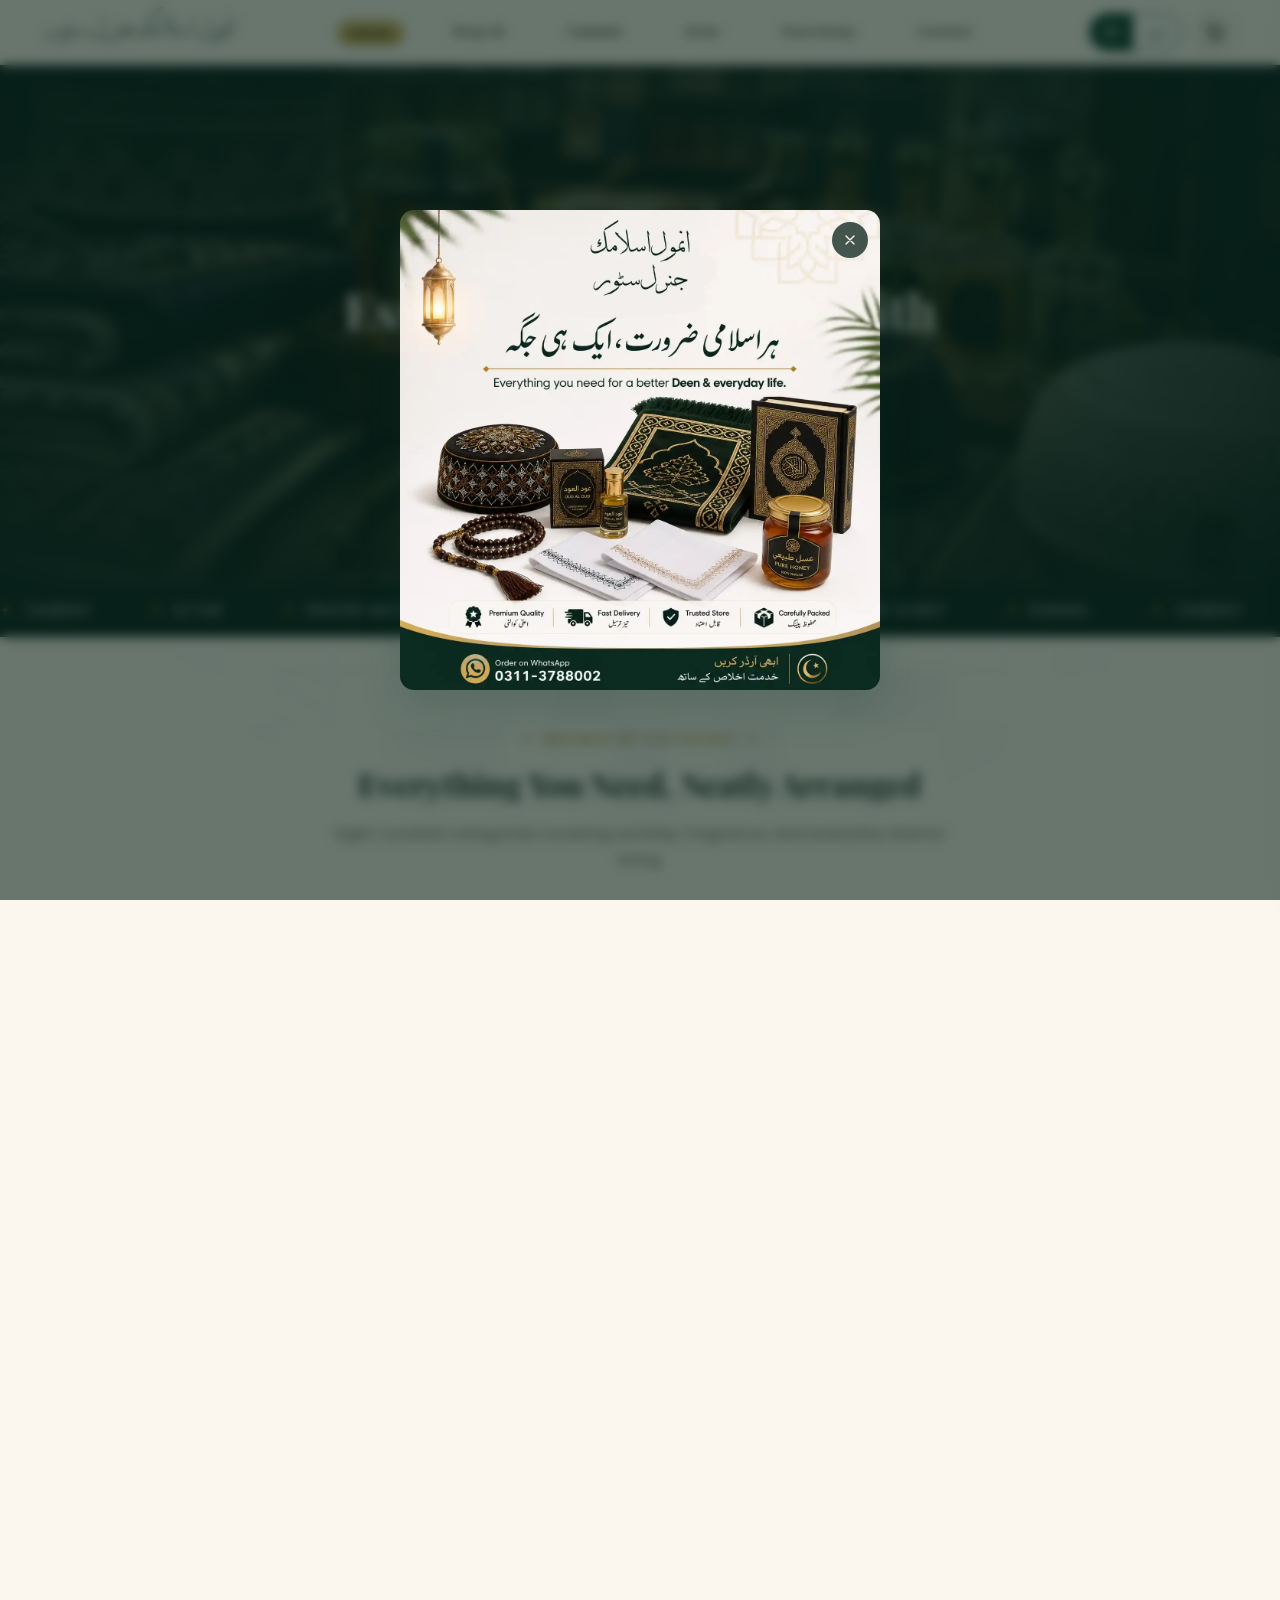
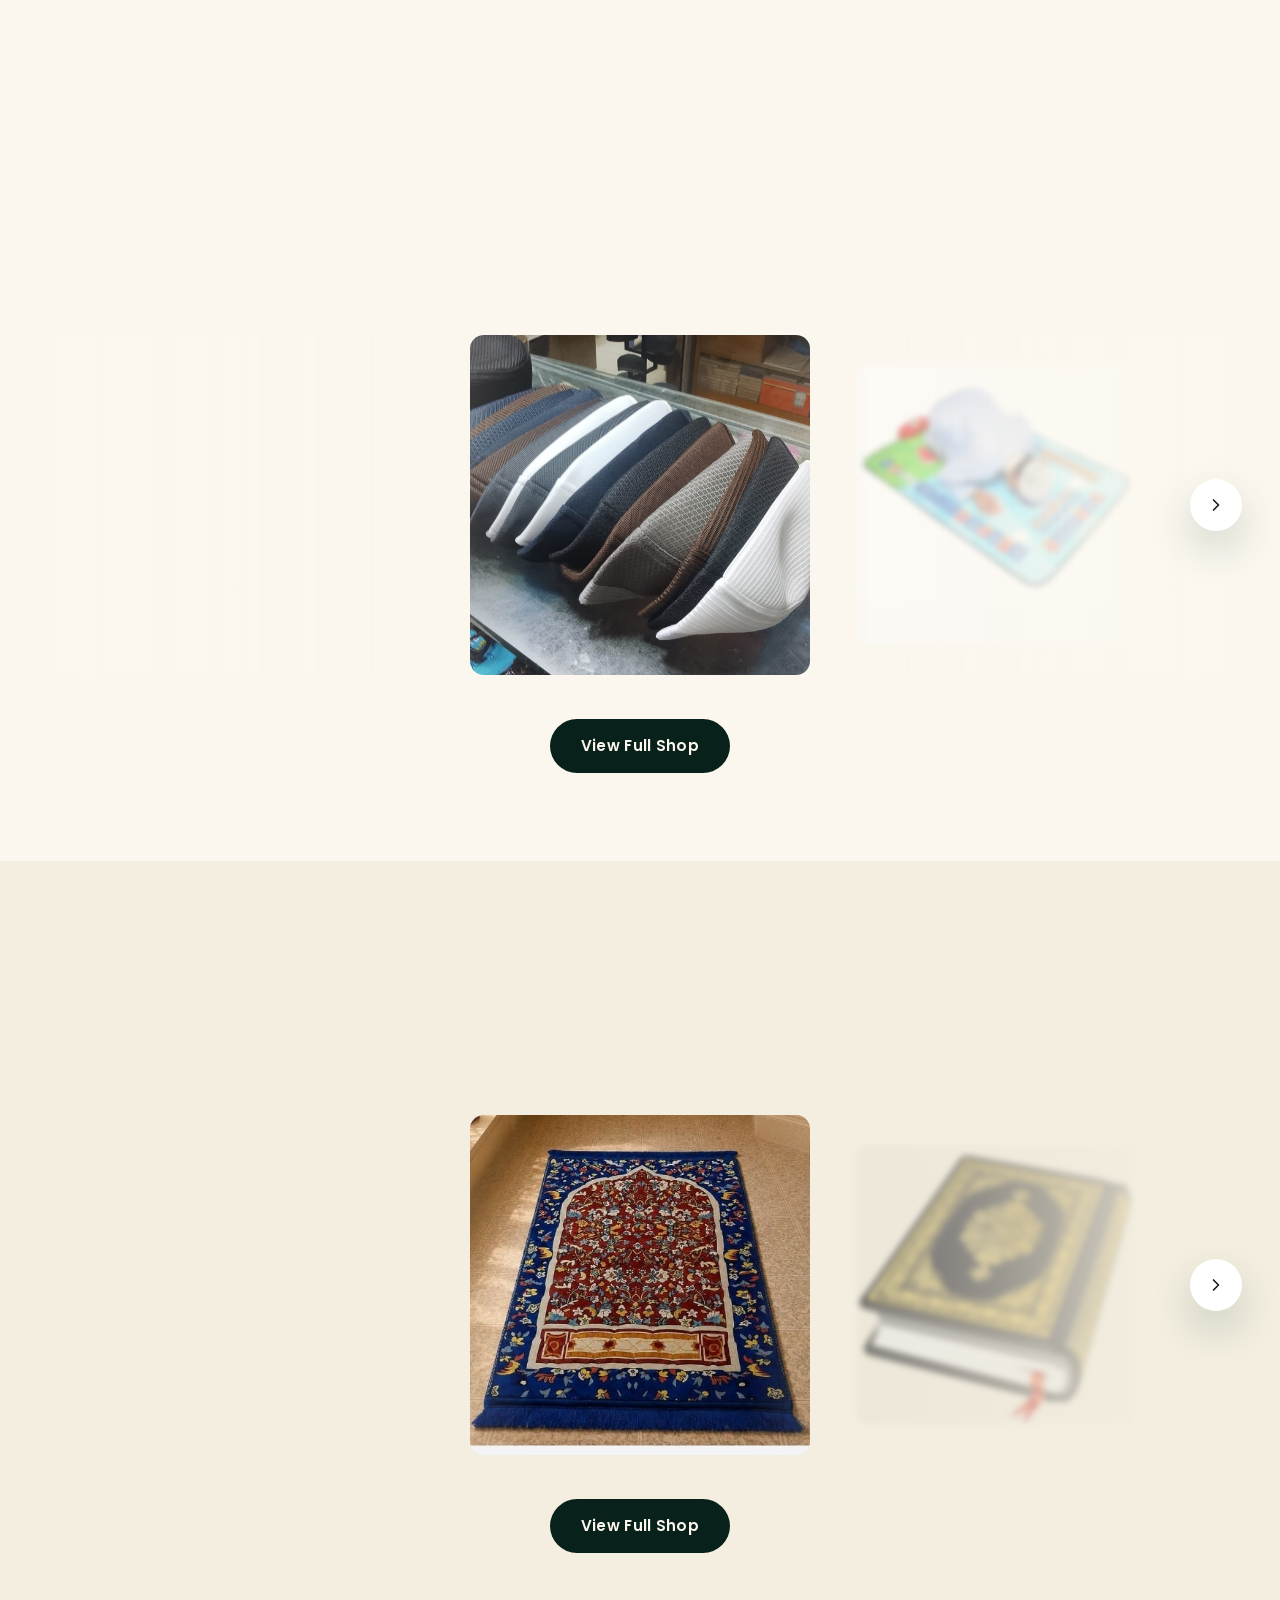
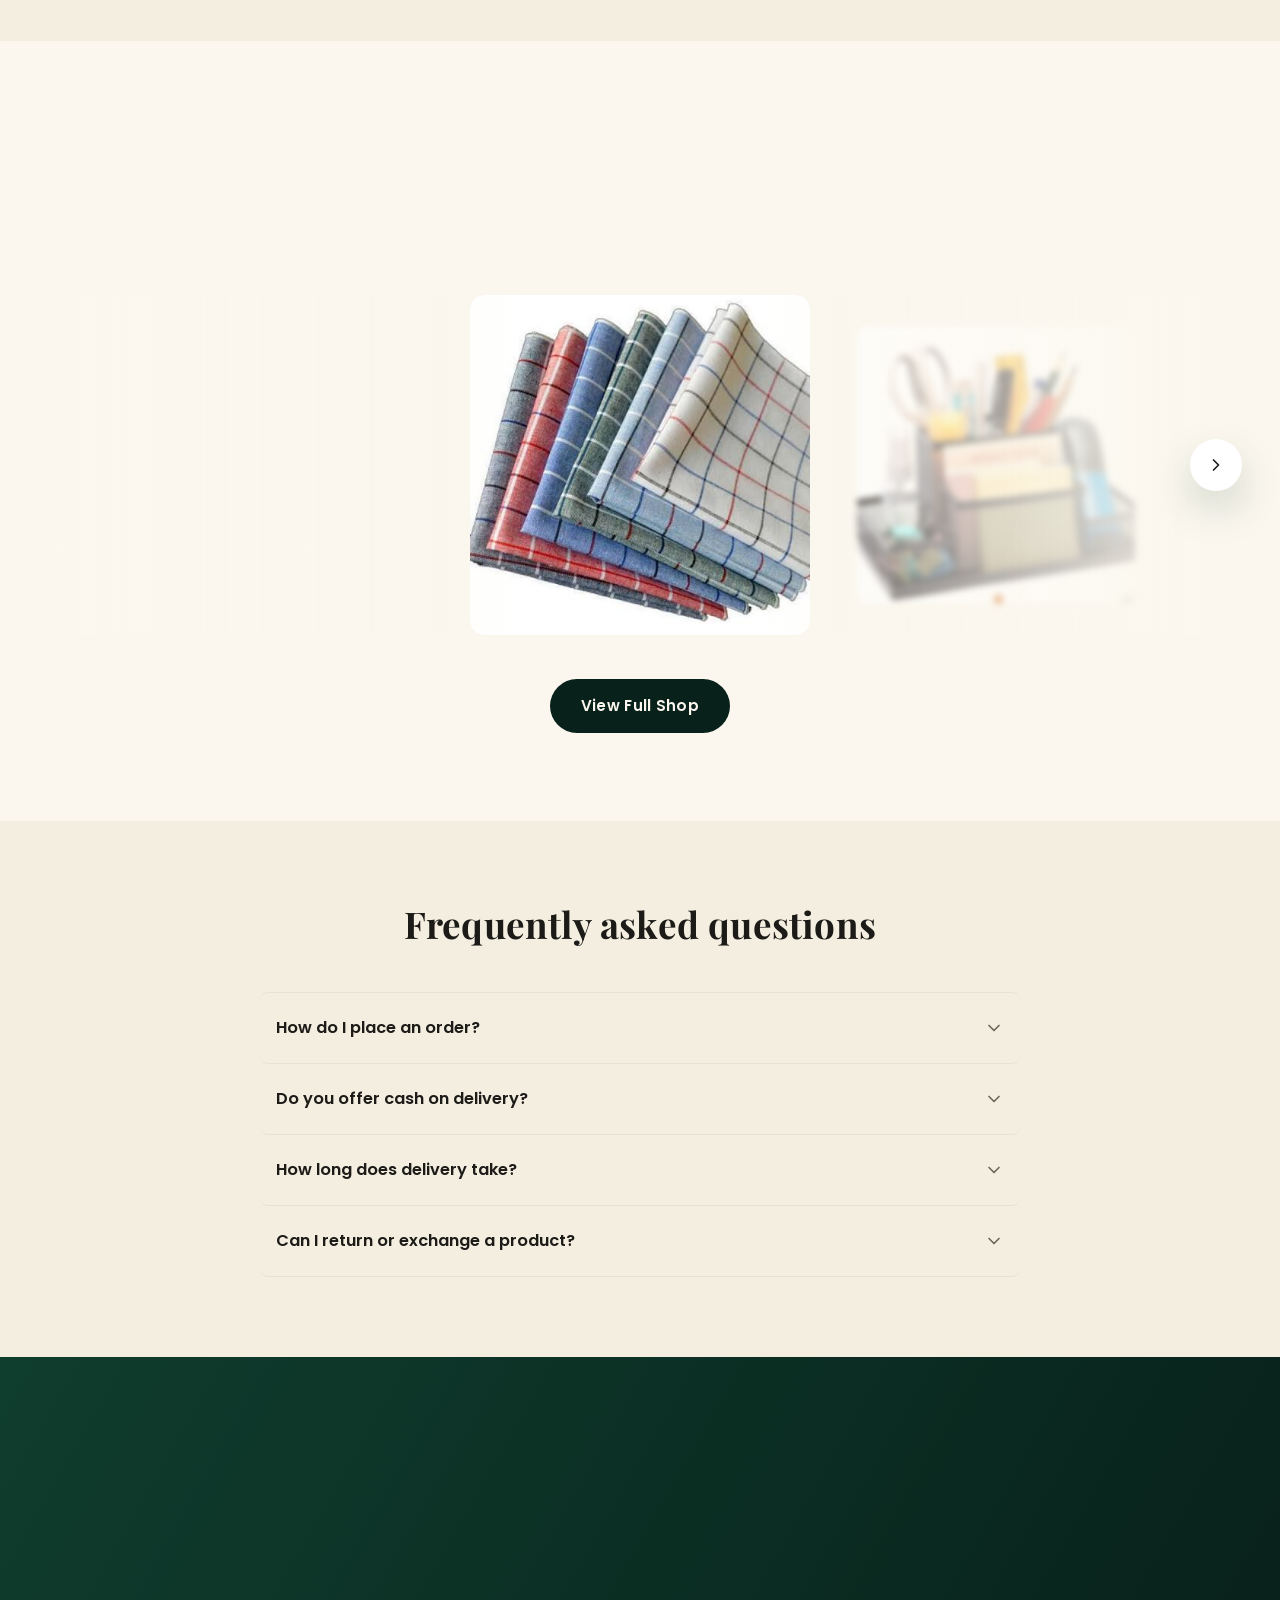
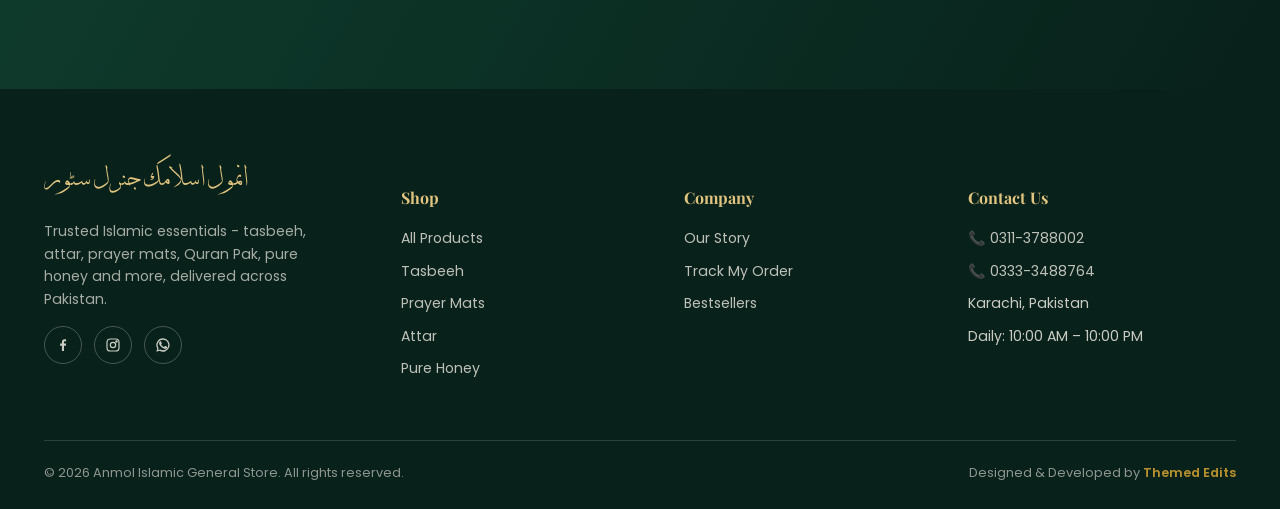
<file: index.html>
<!DOCTYPE html>
<html lang="en" dir="ltr">

<head>
  <meta charset="UTF-8">
  <meta name="viewport" content="width=device-width, initial-scale=1.0">

  <!-- Primary SEO -->
  <title>Anmol Islamic General Store | تسبیح، عطر، جائے نماز، قرآن پاک اور مزید</title>
  <meta name="description"
    content="Anmol Islamic General Store پاکستان میں تسبیح، عطر، جائے نماز، قرآن پاک، ٹوپیاں اور خالص شہد فراہم کرتا ہے۔ Online order کریں اور Cash on Delivery حاصل کریں۔ Tasbeeh, Attar, Prayer Mats and more available across Pakistan.">
  <meta name="keywords"
    content="tasbeeh Pakistan, attar online Pakistan, prayer mat Pakistan, Islamic store Pakistan, Quran Pak shop, topi caps, honey pure Pakistan, تسبیح، عطر، جائے نماز، قرآن پاک، اسلامی سٹور">
  <meta name="author" content="Anmol Islamic General Store">
  <meta name="robots" content="index, follow">

  <!-- Language -->
  <meta http-equiv="Content-Language" content="en, ur">

  <!-- Canonical -->
  <link rel="canonical" href="https://anmol-store.vercel.app/">

  <!-- Open Graph (Facebook, WhatsApp) -->
  <meta property="og:type" content="website">
  <meta property="og:title" content="Anmol Islamic General Store | اسلامی اشیاء آن لائن">
  <meta property="og:description"
    content="پاکستان میں اسلامی مصنوعات خریدیں۔ تسبیح، عطر، جائے نماز، قرآن پاک اور مزید۔ Cash on Delivery دستیاب ہے۔">
  <meta property="og:image" content="https://anmol-store.vercel.app/assets/images/preview.webp">
  <meta property="og:url" content="https://anmol-store.vercel.app/">
  <meta property="og:site_name" content="Anmol Islamic General Store">
  <meta property="og:locale" content="en_PK">

  <!-- Twitter -->
  <meta name="twitter:card" content="summary_large_image">
  <meta name="twitter:title" content="Anmol Islamic Store | Buy Islamic Products Online">
  <meta name="twitter:description"
    content="Shop Tasbeeh, Attar, Prayer Mats, Quran Pak and more in Pakistan. Cash on Delivery available.">
  <meta name="twitter:image" content="https://anmol-store.vercel.app/assets/images/preview.webp">

  <!-- Theme -->
  <meta name="theme-color" content="#08211a">

  <link rel="icon" type="image/png" href="/favicon-96x96.png" sizes="96x96" />
  <link rel="icon" type="image/svg+xml" href="/favicon.svg" />
  <link rel="shortcut icon" href="/favicon.ico" />
  <link rel="apple-touch-icon" sizes="180x180" href="/apple-touch-icon.png" />
  <meta name="apple-mobile-web-app-title" content="Anmol Store" />
  <link rel="manifest" href="/site.webmanifest" />

  <!-- Fonts -->
  <link rel="preconnect" href="https://fonts.googleapis.com">
  <link rel="preconnect" href="https://fonts.gstatic.com" crossorigin>
  <link
    href="https://fonts.googleapis.com/css2?family=Playfair+Display:wght@600;700;800&family=Poppins:wght@300;400;500;600;700&family=Noto+Nastaliq+Urdu:wght@400;600&display=swap"
    rel="stylesheet">

  <!-- Styles -->
  <link rel="stylesheet" href="assets/css/style.css">

</head>

<body class="lang-en">

  <!-- ============================ HEADER ============================ -->
  <header class="site-header">
    <div class="container header-inner">
      <a href="index.html" class="brand" data-no-transition>
        <span class="brand-text">
          <span class="brand-wordmark">انمول اسلامک جنرل سٹور</span>
        </span>
      </a>

      <nav class="main-nav">
        <a class="nav-link active" href="index.html" data-en="Home" data-ur="ہوم">Home</a>
        <a class="nav-link" href="shop.html" data-en="Shop All" data-ur="سب دیکھیں">Shop All</a>
        <a class="nav-link" href="shop.html?cat=tasbeeh" data-en="Tasbeeh" data-ur="تسبیح">Tasbeeh</a>
        <a class="nav-link" href="shop.html?cat=attar" data-en="Attar" data-ur="عطر">Attar</a>
        <a class="nav-link" href="shop.html?cat=honey" data-en="Pure Honey" data-ur="خالص شہد">Pure Honey</a>
        <a class="nav-link" href="contact.html" data-en="Contact" data-ur="رابطہ">Contact</a>
        <div class="lang-switch lang-switch-mobile" aria-label="Language switch">
          <button data-lang="en">EN</button>
          <button data-lang="ur">اردو</button>
        </div>
      </nav>

      <div class="header-actions">
        <div class="lang-switch" aria-label="Language switch">
          <button data-lang="en" class="active">EN</button>
          <button data-lang="ur">اردو</button>
        </div>
        <button class="icon-btn" data-open-cart aria-label="Open cart">
          <svg viewBox="0 0 24 24" fill="none" stroke="currentColor" stroke-width="2" stroke-linecap="round"
            stroke-linejoin="round">
            <circle cx="9" cy="21" r="1.4" />
            <circle cx="19" cy="21" r="1.4" />
            <path d="M2.5 2.5h3l3 13h11l2.5-9h-15" />
          </svg>
          <span class="cart-badge">0</span>
        </button>
        <button class="icon-btn nav-toggle" aria-label="Menu">
          <svg viewBox="0 0 24 24" fill="none" stroke="currentColor" stroke-width="2" stroke-linecap="round">
            <path d="M3 6h18M3 12h18M3 18h18" />
          </svg>
        </button>
      </div>
    </div>
  </header>

  <!-- ============================ HERO ============================ -->
  <section class="hero">
    <div class="hero-media">
      <picture>
        <source media="(max-width: 760px)" srcset="assets/images/hero-section-img-mob.webp">
        <img src="assets/images/hero-section-img.webp" alt="" class="hero-bg-img">
      </picture>
      <div class="hero-overlay"></div>
    </div>
    <div class="container hero-content">
      <h1 data-en="Everyday Islamic Essentials, Delivered with Barakah" data-ur="روزمرہ اسلامی ضروریات، برکت کے ساتھ">
        Everyday Islamic Essentials, Delivered with Barakah</h1>
      <div class="hero-cta">
        <a href="shop.html" class="btn btn-gold" data-en="Shop the Collection" data-ur="ابھی خریداری کریں">Shop the
          Collection</a>
        <a href="https://wa.me/923113788002" target="_blank" class="btn btn-outline" data-no-transition
          data-en="Chat on WhatsApp" data-ur="واٹس ایپ پر بات کریں">Chat on WhatsApp</a>
      </div>
    </div>
  </section>

  <!-- ============================ TRUST MARQUEE ============================ -->
  <div class="trust-strip">
    <div class="marquee">
      <span data-en="Tasbeeh" data-ur="تسبیح">Tasbeeh</span>
      <span data-en="Attar" data-ur="عطر">Attar</span>
      <span data-en="Prayer Mats" data-ur="جائے نماز">Prayer Mats</span>
      <span data-en="Quran Pak" data-ur="قرآن پاک">Quran Pak</span>
      <span data-en="Caps &amp; Topi" data-ur="ٹوپیاں">Caps &amp; Topi</span>
      <span data-en="Pure Honey" data-ur="خالص شہد">Pure Honey</span>
      <span data-en="Rumaal" data-ur="رومال">Rumaal</span>
      <!-- duplicate for seamless loop -->
      <span data-en="Tasbeeh" data-ur="تسبیح">Tasbeeh</span>
      <span data-en="Attar" data-ur="عطر">Attar</span>
      <span data-en="Prayer Mats" data-ur="جائے نماز">Prayer Mats</span>
      <span data-en="Quran Pak" data-ur="قرآن پاک">Quran Pak</span>
      <span data-en="Caps &amp; Topi" data-ur="ٹوپیاں">Caps &amp; Topi</span>
      <span data-en="Pure Honey" data-ur="خالص شہد">Pure Honey</span>
      <span data-en="Rumaal" data-ur="رومال">Rumaal</span>
    </div>
  </div>

  <!-- ============================ CATEGORIES ============================ -->
  <section id="categories">
    <div class="container">
      <div class="section-head center reveal">
        <span class="eyebrow" data-en="Browse by Category" data-ur="اقسام کے مطابق دیکھیں">Browse by Category</span>
        <h2 data-en="Everything You Need, Neatly Arranged" data-ur="ہر ضرورت کی چیز، ترتیب سے موجود">Everything You
          Need, Neatly Arranged</h2>
        <p data-en="Eight curated categories covering worship, fragrance, and everyday Islamic living."
          data-ur="عبادت، خوشبو اور روزمرہ اسلامی زندگی پر محیط آٹھ منتخب اقسام۔">Eight curated categories covering
          worship, fragrance, and everyday Islamic living.</p>
      </div>
      <div class="cat-grid reveal-stagger" id="categoryGrid"></div>
    </div>
  </section>

  <!-- ============================ FEATURED PRODUCTS ============================ -->
  <section class="carousel-section" id="featured">
    <div class="container">
      <div class="section-head center reveal">
        <span class="eyebrow" data-en="Most Loved" data-ur="سب سے پسندیدہ">Most Loved</span>
        <h2 data-en="Our Bestsellers" data-ur="ہماری بہترین فروخت ہونے والی اشیاء">Our Bestsellers</h2>
        <p data-en="The pieces our customers reorder again and again."
          data-ur="وہ مصنوعات جو ہمارے گاہک بار بار خریدتے ہیں۔">The pieces our customers reorder again and again.</p>
      </div>
      <div class="carousel-wrap" id="carouselBestsellers">
        <div class="carousel-fade fade-left"></div>
        <div class="carousel-fade fade-right"></div>
        <button class="carousel-arrow prev" aria-label="Previous"><svg viewBox="0 0 24 24" fill="none"
            stroke="currentColor" stroke-width="2" stroke-linecap="round" stroke-linejoin="round">
            <path d="M15 18l-6-6 6-6" />
          </svg></button>
        <button class="carousel-arrow next" aria-label="Next"><svg viewBox="0 0 24 24" fill="none" stroke="currentColor"
            stroke-width="2" stroke-linecap="round" stroke-linejoin="round">
            <path d="M9 6l6 6-6 6" />
          </svg></button>
        <div class="carousel-track-viewport">
          <div class="carousel-track "></div>
        </div>
      </div>
      <div style="text-align:center; margin-top:44px;">
        <a href="shop.html" class="btn btn-dark" data-en="View Full Shop" data-ur="مکمل دکان دیکھیں">View Full Shop</a>
      </div>
    </div>
  </section>

  <section class="carousel-section section-alt" id="newArrivals">
    <div class="container">
      <div class="section-head center reveal">
        <span class="eyebrow" data-en="Just In" data-ur="نئی آمد">Just In</span>
        <h2 data-en="Newly Arrived" data-ur="نئی آمد شدہ اشیاء">Newly Arrived</h2>
        <p data-en="Fresh additions to the Anmol collection." data-ur="انمول کے مجموعے میں تازہ اضافہ۔">Fresh additions
          to the Anmol collection.</p>
      </div>
      <div class="carousel-wrap" id="carouselNewArrivals">
        <div class="carousel-fade fade-left"></div>
        <div class="carousel-fade fade-right"></div>
        <button class="carousel-arrow prev" aria-label="Previous"><svg viewBox="0 0 24 24" fill="none"
            stroke="currentColor" stroke-width="2" stroke-linecap="round" stroke-linejoin="round">
            <path d="M15 18l-6-6 6-6" />
          </svg></button>
        <button class="carousel-arrow next" aria-label="Next"><svg viewBox="0 0 24 24" fill="none" stroke="currentColor"
            stroke-width="2" stroke-linecap="round" stroke-linejoin="round">
            <path d="M9 6l6 6-6 6" />
          </svg></button>
        <div class="carousel-track-viewport">
          <div class="carousel-track"></div>
        </div>
      </div>
      <div style="text-align:center; margin-top:44px;">
        <a href="shop.html" class="btn btn-dark" data-en="View Full Shop" data-ur="مکمل دکان دیکھیں">View Full Shop</a>
      </div>
    </div>
  </section>

  <section class="carousel-section" id="budgetPicks">
    <div class="container">
      <div class="section-head center reveal">
        <span class="eyebrow" data-en="Great Value" data-ur="بہترین قیمت">Great Value</span>
        <h2 data-en="Budget-Friendly Picks" data-ur="کم قیمت میں بہترین انتخاب">Budget-Friendly Picks</h2>
        <p data-en="Quality essentials that are easy on the pocket." data-ur="معیاری اشیاء، جیب پر ہلکی۔">Quality
          essentials that are easy on the pocket.</p>
      </div>
      <div class="carousel-wrap" id="carouselBudget">
        <div class="carousel-fade fade-left"></div>
        <div class="carousel-fade fade-right"></div>
        <button class="carousel-arrow prev" aria-label="Previous"><svg viewBox="0 0 24 24" fill="none"
            stroke="currentColor" stroke-width="2" stroke-linecap="round" stroke-linejoin="round">
            <path d="M15 18l-6-6 6-6" />
          </svg></button>
        <button class="carousel-arrow next" aria-label="Next"><svg viewBox="0 0 24 24" fill="none" stroke="currentColor"
            stroke-width="2" stroke-linecap="round" stroke-linejoin="round">
            <path d="M9 6l6 6-6 6" />
          </svg></button>
        <div class="carousel-track-viewport">
          <div class="carousel-track"></div>
        </div>
      </div>
      <div style="text-align:center; margin-top:44px;">
        <a href="shop.html" class="btn btn-dark" data-en="View Full Shop" data-ur="مکمل دکان دیکھیں">View Full Shop</a>
      </div>
    </div>
  </section>

  <!-- ============================ ABOUT ============================ -->
  <!-- <section id="about">
    <div class="container about-grid">
      <div class="about-media reveal">
        <svg viewBox="0 0 64 64" fill="none" stroke="currentColor" stroke-width="1.4" stroke-linecap="round"
          stroke-linejoin="round">
          <path d="M32 6L54 18v10c0 14-9.6 24.7-22 30-12.4-5.3-22-16-22-30V18z" />
          <path d="M22 30l7 7 13-14" />
        </svg>
      </div>
      <div class="about-copy reveal">
        <span class="eyebrow" data-en="Our Story" data-ur="ہماری کہانی">Our Story</span>
        <h2 data-en="A Family Store Rooted in Trust" data-ur="ایک خاندانی دکان، اعتماد کی بنیاد پر">A Family Store
          Rooted in Trust</h2>
        <p data-en="Anmol Islamic General Store began as a small counter serving our neighborhood with sincere, halal-sourced Islamic goods. Today we bring that same care online — every tasbeeh, attar bottle, and jar of honey is chosen the way we'd choose it for our own family."
          data-ur="انمول اسلامک جنرل سٹور کا آغاز ایک چھوٹے سے کاؤنٹر سے ہوا جو ہمارے محلے کو مخلصانہ اور حلال اسلامی سامان فراہم کرتا تھا۔ آج ہم وہی خیال آن لائن لے کر آئے ہیں — ہر تسبیح، عطر کی بوتل اور شہد کا جار اس طرح منتخب کیا جاتا ہے جیسے ہم اپنے خاندان کے لیے چنتے ہیں۔">
          Anmol Islamic General Store began as a small counter serving our neighborhood with sincere, halal-sourced
          Islamic goods. Today we bring that same care online — every tasbeeh, attar bottle, and jar of honey is chosen
          the way we'd choose it for our own family.</p>
        <div class="about-stats">
          <div><strong>7+</strong><span data-en="Years Serving Customers" data-ur="سالوں سے گاہکوں کی خدمت">Years
              Serving Customers</span></div>
          <div><strong>30+</strong><span data-en="Products Across 8 Categories"
              data-ur="8 اقسام میں 30+ مصنوعات">Products Across 8 Categories</span></div>
          <div><strong>100%</strong><span data-en="Cash on Delivery" data-ur="کیش آن ڈلیوری">Cash on Delivery</span>
          </div>
        </div>
      </div>
    </div>
  </section> -->

  <section class="contact-faq-section section-alt">
    <div class="container">
      <h2 data-en="Frequently asked questions" data-ur="اکثر پوچھے جانے والے سوالات">Frequently asked questions</h2>

      <div class="faq-list">

        <div class="faq-item ">
          <button class="faq-question">
            <span data-en="How do I place an order?" data-ur="میں آرڈر کیسے دوں؟">How do I place an order?</span>
            <svg class="faq-chevron" viewBox="0 0 24 24" fill="none" stroke="currentColor" stroke-width="2"
              stroke-linecap="round" stroke-linejoin="round">
              <path d="M6 9l6 6 6-6" />
            </svg>
          </button>
          <div class="faq-answer">
            <div class="faq-answer-inner">
              <p data-en="Simply browse our shop, add items to your cart, and send us the order on WhatsApp. We'll confirm the details and delivery time with you directly."
                data-ur="ہماری دکان دیکھیں، اشیاء ٹوکری میں شامل کریں اور واٹس ایپ پر آرڈر بھیج دیں۔ ہم آپ سے تفصیلات اور ترسیل کا وقت طے کر لیں گے۔">
                Simply browse our shop, add items to your cart, and send us the order on WhatsApp. We'll confirm the
                details and delivery time with you directly.</p>
            </div>
          </div>
        </div>

        <div class="faq-item">
          <button class="faq-question">
            <span data-en="Do you offer cash on delivery?" data-ur="کیا کیش آن ڈلیوری کی سہولت ہے؟">Do you offer cash
              on delivery?</span>
            <svg class="faq-chevron" viewBox="0 0 24 24" fill="none" stroke="currentColor" stroke-width="2"
              stroke-linecap="round" stroke-linejoin="round">
              <path d="M6 9l6 6 6-6" />
            </svg>
          </button>
          <div class="faq-answer">
            <div class="faq-answer-inner">
              <p data-en="Yes, we offer cash on delivery across Pakistan on all orders."
                data-ur="جی ہاں، ہم پورے پاکستان میں تمام آرڈرز پر کیش آن ڈلیوری کی سہولت فراہم کرتے ہیں۔">Yes, we offer
                cash on delivery across Pakistan on all orders.</p>
            </div>
          </div>
        </div>

        <div class="faq-item">
          <button class="faq-question">
            <span data-en="How long does delivery take?" data-ur="ترسیل میں کتنا وقت لگتا ہے؟">How long does delivery
              take?</span>
            <svg class="faq-chevron" viewBox="0 0 24 24" fill="none" stroke="currentColor" stroke-width="2"
              stroke-linecap="round" stroke-linejoin="round">
              <path d="M6 9l6 6 6-6" />
            </svg>
          </button>
          <div class="faq-answer">
            <div class="faq-answer-inner">
              <p data-en="Delivery usually takes 2-5 working days depending on your city."
                data-ur="آپ کے شہر کے مطابق ترسیل میں عام طور پر 2 سے 5 کاروباری دن لگتے ہیں۔">Delivery usually takes
                2-5 working days depending on your city.</p>
            </div>
          </div>
        </div>

        <div class="faq-item">
          <button class="faq-question">
            <span data-en="Can I return or exchange a product?"
              data-ur="کیا میں کوئی مصنوعات واپس یا تبدیل کروا سکتا ہوں؟">Can I return or exchange a product?</span>
            <svg class="faq-chevron" viewBox="0 0 24 24" fill="none" stroke="currentColor" stroke-width="2"
              stroke-linecap="round" stroke-linejoin="round">
              <path d="M6 9l6 6 6-6" />
            </svg>
          </button>
          <div class="faq-answer">
            <div class="faq-answer-inner">
              <p data-en="Yes, message us on WhatsApp within 3 days of delivery if there's an issue with your order and we'll sort it out."
                data-ur="جی ہاں، اگر آپ کے آرڈر میں کوئی مسئلہ ہو تو ترسیل کے 3 دن کے اندر واٹس ایپ پر ہم سے رابطہ کریں، ہم اسے حل کر دیں گے۔">
                Yes, message us on WhatsApp within 3 days of delivery if there's an issue with your order and we'll
                sort it out.</p>
            </div>
          </div>
        </div>

      </div>
    </div>
  </section>

  <!-- ============================ CTA BAND ============================ -->
  <section class="cta-band">
    <div class="container reveal">
      <h2 data-en="Ready to Order?" data-ur="آرڈر کرنے کے لیے تیار ہیں؟">Ready to Order?</h2>
      <p data-en="Browse the shop, add your favourites to the cart, and place your order in under a minute, straight to our WhatsApp."
        data-ur="دکان دیکھیں، اپنی پسندیدہ اشیاء ٹوکری میں شامل کریں اور ایک منٹ سے کم وقت میں اپنا آرڈر براہ راست ہمارے واٹس ایپ پر بھیجیں۔">
        Browse the shop, add your favourites to the cart, and place your order in under a minute — straight to our
        WhatsApp.</p>
      <a href="shop.html" class="btn btn-gold" data-en="Start Shopping" data-ur="خریداری شروع کریں">Start Shopping</a>
    </div>
  </section>

  <!-- ============================ FOOTER ============================ -->
  <footer class="site-footer" id="contact-footer">
    <div class="container">
      <div class="footer-grid">
        <div class="footer-brand">
          <!-- REPLACE with -->
          <span class="brand-wordmark footer-wordmark">انمول اسلامک جنرل سٹور</span>
          <p data-en="Trusted Islamic essentials - tasbeeh, attar, prayer mats, Quran Pak, pure honey and more, delivered across Pakistan."
            data-ur="معتبر اسلامی ضروریات — تسبیح، عطر، جائے نماز، قرآن پاک، خالص شہد اور مزید — پورے پاکستان میں ترسیل۔">
            Trusted Islamic essentials — tasbeeh, attar, prayer mats, Quran Pak, pure honey and more — delivered across
            Pakistan.</p>
          <div class="footer-social">
            <a href="#" aria-label="Facebook"><svg viewBox="0 0 24 24" fill="currentColor">
                <path
                  d="M13.5 21v-8h2.7l.4-3.1h-3.1V7.9c0-.9.25-1.5 1.55-1.5H16.7V3.6c-.28-.04-1.24-.12-2.36-.12-2.34 0-3.94 1.43-3.94 4.05v2.35H7.7V13h2.7v8h3.1z" />
              </svg></a>
            <a href="#" aria-label="Instagram"><svg viewBox="0 0 24 24" fill="none" stroke="currentColor"
                stroke-width="1.8">
                <rect x="3" y="3" width="18" height="18" rx="5" />
                <circle cx="12" cy="12" r="4" />
                <circle cx="17.2" cy="6.8" r="1" />
              </svg></a>
            <a href="https://wa.me/923113788002" target="_blank" aria-label="WhatsApp"><svg viewBox="0 0 24 24"
                fill="currentColor">
                <path
                  d="M17.5 14.4c-.3-.15-1.7-.85-2-.95-.27-.1-.46-.15-.66.15-.2.3-.76.95-.93 1.14-.17.2-.34.22-.63.07-.3-.15-1.24-.46-2.36-1.46-.87-.78-1.46-1.74-1.63-2.03-.17-.3-.02-.46.13-.6.13-.13.3-.34.44-.5.15-.17.2-.3.3-.5.1-.2.05-.37-.02-.52-.08-.15-.66-1.6-.9-2.18-.24-.58-.48-.5-.66-.5h-.56c-.2 0-.52.07-.79.37-.27.3-1.04 1.02-1.04 2.48s1.07 2.88 1.22 3.08c.15.2 2.1 3.2 5.08 4.5.71.3 1.26.49 1.7.63.71.22 1.36.19 1.87.12.57-.09 1.7-.7 1.94-1.37.24-.68.24-1.26.17-1.37-.07-.12-.27-.2-.57-.35z" />
                <path
                  d="M12 2a10 10 0 0 0-8.6 15.1L2 22l4.9-1.3A10 10 0 1 0 12 2zm0 18a8 8 0 0 1-4.1-1.1l-.3-.18-3 .8.8-2.9-.2-.3A8 8 0 1 1 12 20z" />
              </svg></a>
          </div>
        </div>
        <div class="footer-col">
          <h5 data-en="Shop" data-ur="دکان">Shop</h5>
          <ul>
            <li><a href="shop.html" data-en="All Products" data-ur="تمام مصنوعات">All Products</a></li>
            <li><a href="shop.html?cat=tasbeeh" data-en="Tasbeeh" data-ur="تسبیح">Tasbeeh</a></li>
            <li><a href="shop.html?cat=mats" data-en="Prayer Mats" data-ur="جائے نماز">Prayer Mats</a></li>
            <li><a href="shop.html?cat=attar" data-en="Attar" data-ur="عطر">Attar</a></li>
            <li><a href="shop.html?cat=honey" data-en="Pure Honey" data-ur="خالص شہد">Pure Honey</a></li>
          </ul>
        </div>
        <div class="footer-col">
          <h5 data-en="Company" data-ur="ادارہ">Company</h5>
          <ul>
            <li><a href="index.html#about" data-en="Our Story" data-ur="ہماری کہانی">Our Story</a></li>
            <li><a href="checkout.html" data-en="Track My Order" data-ur="اپنا آرڈر دیکھیں">Track My Order</a></li>
            <li><a href="shop.html" data-en="Bestsellers" data-ur="بہترین فروخت">Bestsellers</a></li>
          </ul>
        </div>
        <div class="footer-col">
          <h5 data-en="Contact Us" data-ur="ہم سے رابطہ کریں">Contact Us</h5>
          <ul>
            <li><a href="https://wa.me/923113788002" target="_blank" class="digits">📞 0311-3788002</a></li>
            <li><a href="https://wa.me/923333488764" target="_blank" class="digits">📞 0333-3488764</a></li>
            <li><span data-en="Karachi, Pakistan" data-ur="کراچی، پاکستان">Karachi, Pakistan</span></li>
            <li><span data-en="Daily: 10:00 AM – 10:00 PM" data-ur="روزانہ: 10:00 صبح – 10:00 رات">Daily: 10:00 AM –
                10:00 PM</span></li>
          </ul>
        </div>
      </div>
      <div class="footer-bottom">
        <span>&copy; 2026 Anmol Islamic General Store. <span data-en="All rights reserved."
            data-ur="جملہ حقوق محفوظ ہیں۔">All rights reserved.</span></span>
        <span>
          Designed & Developed by
          <a href="https://themededits.vercel.app" target="_blank"
            style="font-weight:600; text-decoration:none; color:var(--gold-500);"
            onmouseover="this.style.textDecoration='underline'" onmouseout="this.style.textDecoration='none'">
            Themed Edits
          </a>
        </span>
      </div>
    </div>
  </footer>

  <!-- ============================ CART DRAWER ============================ -->
  <div class="cart-overlay" id="cartOverlay"></div>
  <aside class="cart-drawer" id="cartDrawer">
    <div class="cart-head">
      <h3 data-en="Your Cart" data-ur="آپ کی ٹوکری">Your Cart</h3>
      <button class="cart-close" id="cartCloseBtn" aria-label="Close cart">
        <svg viewBox="0 0 24 24" fill="none" stroke="currentColor" stroke-width="2" stroke-linecap="round">
          <path d="M6 6l12 12M18 6L6 18" />
        </svg>
      </button>
    </div>
    <div class="cart-items" id="cartItems"></div>
    <div class="cart-foot">
      <div class="cart-subtotal-row">
        <span data-en="Subtotal" data-ur="ذیلی مجموعہ">Subtotal</span>
        <strong id="cartSubtotal">Rs 0</strong>
      </div>
      <a href="checkout.html" class="btn btn-gold btn-block" id="cartCheckoutBtn" data-en="Proceed to Checkout"
        data-ur="چیک آؤٹ کی طرف بڑھیں">Proceed to Checkout</a>
    </div>
  </aside>
  <div class="mini-cart-bar" id="miniCartBar">
    <div class="mini-cart-thumbs" id="miniCartThumbs"></div>
    <span class="mini-cart-label" data-en="View your cart" data-ur="اپنی ٹوکری دیکھیں">View your cart</span>
    <span class="mini-cart-total" id="miniCartTotal">Rs 0</span>
  </div>

<div class="promo-overlay" id="promoOverlay">
    <div class="promo-modal" id="promoModal">
      <button class="promo-close" id="promoCloseBtn" aria-label="Close">
        <svg viewBox="0 0 24 24" fill="none" stroke="currentColor" stroke-width="2" stroke-linecap="round">
          <path d="M6 6l12 12M18 6L6 18" />
        </svg>
      </button>
      <img src="assets/images/promo-poster.webp" alt="Anmol Islamic General Store offer">
    </div>
  </div>

  <script src="assets/js/icons.js"></script>
  <script src="assets/js/products.js"></script>
  <script src="assets/js/main.js"></script>
  <script src="assets/js/cart.js"></script>
  <script src="assets/js/home.js"></script>
  <script src="assets/js/carousel.js"></script>
  <script>
    document.querySelectorAll(".faq-question").forEach(btn => {
      btn.addEventListener("click", () => {
        const item = btn.closest(".faq-item");
        const isOpen = item.classList.contains("is-open");
        item.parentElement.querySelectorAll(".faq-item").forEach(i => i.classList.remove("is-open"));
        if (!isOpen) item.classList.add("is-open");
      });
    });
  </script>
</body>

</html>
</file>
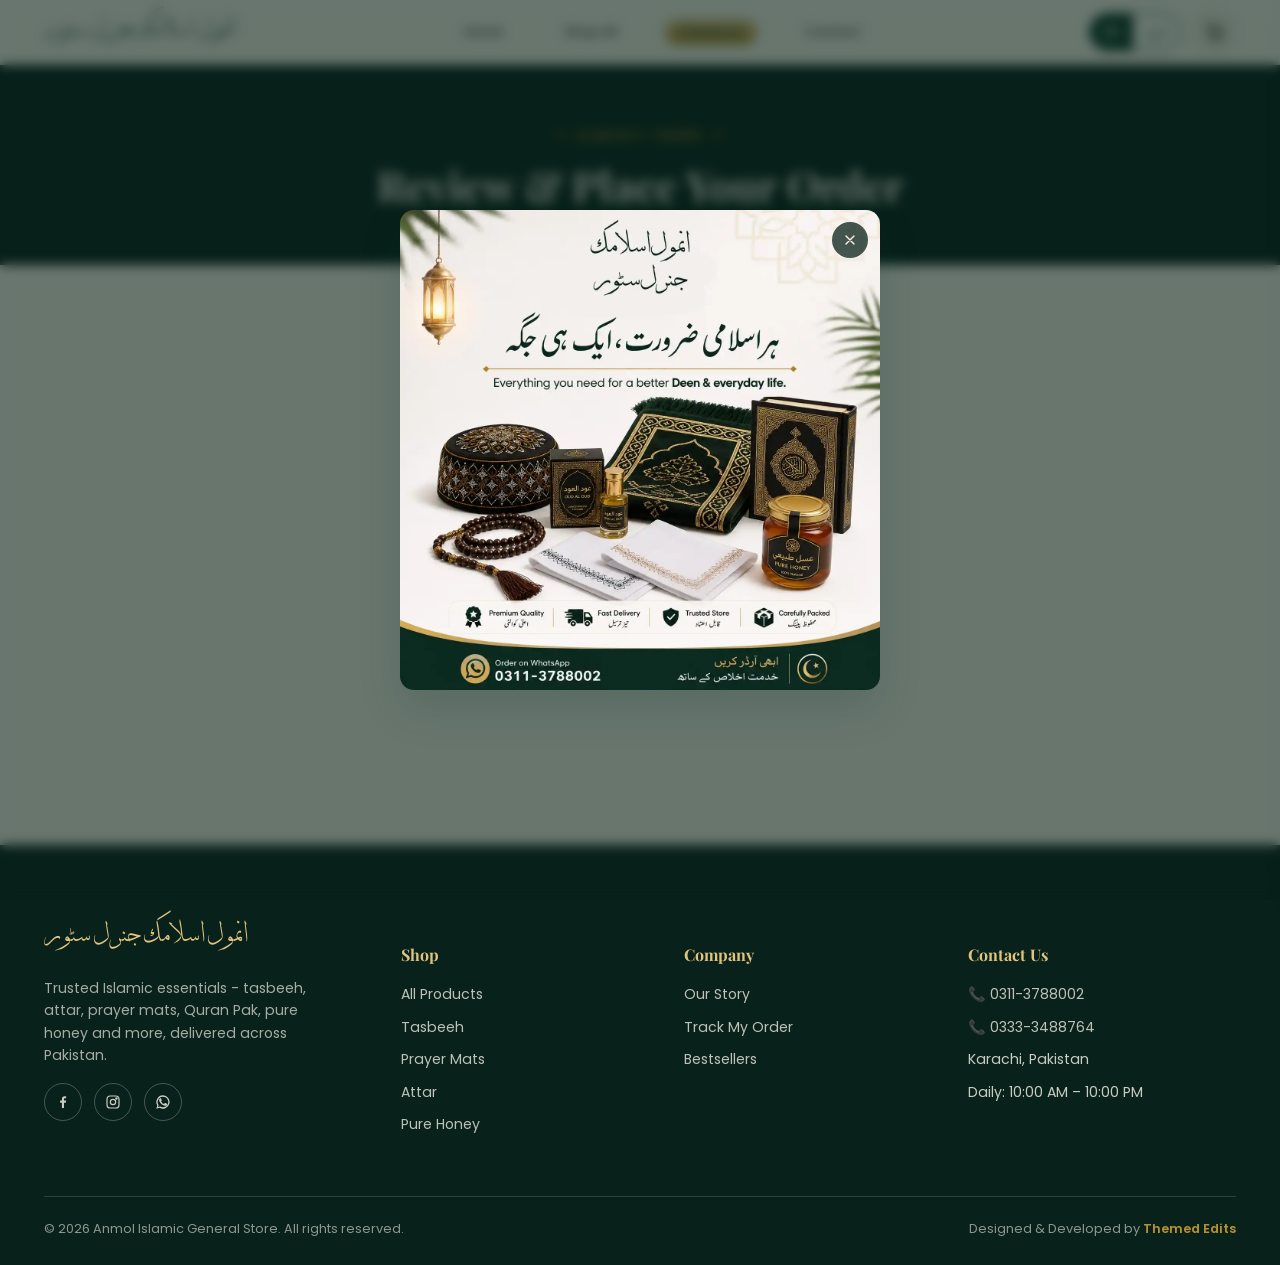
<file: checkout.html>
<!DOCTYPE html>
<html lang="en" dir="ltr">

<head>
  <meta charset="UTF-8">
  <meta name="viewport" content="width=device-width, initial-scale=1.0">

  <title>Checkout - Anmol Islamic General Store</title>
  <meta name="description"
    content="اپنی ٹوکری کا جائزہ لیں اور آرڈر دیں، Anmol Islamic General Store آپ کے آرڈر کی تفصیلات براہ راست واٹس ایپ پر بھیجتا ہے۔ Review your cart and place your order, Anmol Islamic General Store sends your order details straight to WhatsApp with Cash on Delivery across Pakistan.">
  <meta name="keywords"
    content="checkout Anmol Islamic Store, Islamic store order Pakistan, tasbeeh attar prayer mat checkout, چیک آؤٹ، آرڈر، اسلامی سٹور">
  <meta name="author" content="Anmol Islamic General Store">
  <meta name="robots" content="noindex, follow">

  <meta http-equiv="Content-Language" content="en, ur">

  <link rel="canonical" href="https://anmol-store.vercel.app/checkout.html">

  <meta property="og:type" content="website">
  <meta property="og:title" content="Checkout - Anmol Islamic General Store">
  <meta property="og:description"
    content="اپنی ٹوکری کا جائزہ لیں اور واٹس ایپ کے ذریعے فوری آرڈر دیں۔ Cash on Delivery دستیاب ہے۔">
  <meta property="og:image" content="https://anmol-store.vercel.app/assets/images/preview.webp">
  <meta property="og:url" content="https://anmol-store.vercel.app/checkout.html">
  <meta property="og:site_name" content="Anmol Islamic General Store">
  <meta property="og:locale" content="en_PK">

  <meta name="twitter:card" content="summary_large_image">
  <meta name="twitter:title" content="Checkout - Anmol Islamic Store">
  <meta name="twitter:description"
    content="Review your cart and place your order at Anmol Islamic General Store, Cash on Delivery available across Pakistan.">
  <meta name="twitter:image" content="https://anmol-store.vercel.app/assets/images/preview.webp">

  <meta name="theme-color" content="#08211a">

  <link rel="icon" type="image/png" href="/favicon-96x96.png" sizes="96x96" />
  <link rel="icon" type="image/svg+xml" href="/favicon.svg" />
  <link rel="shortcut icon" href="/favicon.ico" />
  <link rel="apple-touch-icon" sizes="180x180" href="/apple-touch-icon.png" />
  <meta name="apple-mobile-web-app-title" content="Anmol Store" />
  <link rel="manifest" href="/site.webmanifest" />

  <link rel="preconnect" href="https://fonts.googleapis.com">
  <link rel="preconnect" href="https://fonts.gstatic.com" crossorigin>
  <link
    href="https://fonts.googleapis.com/css2?family=Playfair+Display:wght@600;700;800&family=Poppins:wght@300;400;500;600;700&family=Noto+Nastaliq+Urdu:wght@400;600&display=swap"
    rel="stylesheet">

  <link rel="stylesheet" href="assets/css/style.css">
</head>

<body class="lang-en">

  <header class="site-header">
    <div class="container header-inner">
      <a href="index.html" class="brand" data-no-transition>
        <span class="brand-text">
          <span class="brand-wordmark">انمول اسلامک جنرل سٹور</span>
        </span>
      </a>

      <nav class="main-nav">
        <a class="nav-link" href="index.html" data-en="Home" data-ur="ہوم">Home</a>
        <a class="nav-link" href="shop.html" data-en="Shop All" data-ur="سب دیکھیں">Shop All</a>
        <a class="nav-link active" href="checkout.html" data-en="Checkout" data-ur="چیک آؤٹ">Checkout</a>
        <a class="nav-link" href="index.html#contact-footer" data-en="Contact" data-ur="رابطہ">Contact</a>
        <div class="lang-switch lang-switch-mobile" aria-label="Language switch">
          <button data-lang="en">EN</button>
          <button data-lang="ur">اردو</button>
        </div>
      </nav>

      <div class="header-actions">
        <div class="lang-switch" aria-label="Language switch">
          <button data-lang="en" class="active">EN</button>
          <button data-lang="ur">اردو</button>
        </div>
        <button class="icon-btn" data-open-cart aria-label="Open cart">
          <svg viewBox="0 0 24 24" fill="none" stroke="currentColor" stroke-width="2" stroke-linecap="round"
            stroke-linejoin="round">
            <circle cx="9" cy="21" r="1.4" />
            <circle cx="19" cy="21" r="1.4" />
            <path d="M2.5 2.5h3l3 13h11l2.5-9h-15" />
          </svg>
          <span class="cart-badge">0</span>
        </button>
        <button class="icon-btn nav-toggle" aria-label="Menu">
          <svg viewBox="0 0 24 24" fill="none" stroke="currentColor" stroke-width="2" stroke-linecap="round">
            <path d="M3 6h18M3 12h18M3 18h18" />
          </svg>
        </button>
      </div>
    </div>
  </header>

  <section class="checkout-hero">
    <div class="container reveal is-visible">
      <span class="eyebrow" data-en="Almost There" data-ur="بس تھوڑا سا اور">Almost There</span>
      <h1 data-en="Review &amp; Place Your Order" data-ur="اپنے آرڈر کا جائزہ لیں اور آرڈر دیں">Review &amp; Place Your
        Order</h1>
    </div>
  </section>

  <section style="padding-top:0;">
    <div class="container">

      <div id="checkoutEmptyState" class="checkout-empty-state hidden">
        <div class="empty-icon-wrap">
          <svg viewBox="0 0 24 24" fill="none" stroke="currentColor" stroke-width="1.6" stroke-linecap="round"
            stroke-linejoin="round">
            <circle cx="9" cy="21" r="1.2" />
            <circle cx="19" cy="21" r="1.2" />
            <path d="M2.5 2.5h3l3 13h11l2.5-9h-15" />
          </svg>
        </div>
        <h3 data-en="Your Cart is Empty" data-ur="آپ کی ٹوکری خالی ہے">Your Cart is Empty</h3>
        <p data-en="Looks like you haven't added anything yet. Browse our collection and find something you'll love."
          data-ur="لگتا ہے آپ نے ابھی تک کچھ شامل نہیں کیا۔ ہمارا مجموعہ دیکھیں اور اپنی پسند کی چیز تلاش کریں۔">Looks
          like you haven't added anything yet. Browse our collection and find something you'll love.</p>
        <a href="shop.html" class="btn btn-gold" data-en="Browse the Shop" data-ur="دکان دیکھیں">Browse the Shop</a>
      </div>

      <div class="checkout-layout" id="checkoutFormSection">
        <div class="form-card reveal is-visible">
          <h3 data-en="Delivery Details" data-ur="ترسیل کی تفصیلات">Delivery Details</h3>

          <div id="formErrorsBanner" class="hidden"
            style="background:#fdecec; border:1px solid #e3a3a3; color:#7a1f1f; padding:12px 16px; border-radius:8px; font-size:.85rem; margin-bottom:18px;"
            data-en="Please fix the highlighted fields below." data-ur="براہ کرم نیچے نشان زدہ خانوں کو درست کریں۔">
            Please fix the highlighted fields below.</div>

          <form id="checkoutForm" onsubmit="return false;">
            <div class="field-row">
              <div class="field">
                <label for="custName" data-en="Full Name" data-ur="پورا نام"><span class="req">*</span> Full
                  Name</label>
                <input type="text" id="custName" data-en-placeholder="e.g. Muhammad Ahmed"
                  data-ur-placeholder="مثلاً محمد احمد" placeholder="e.g. Muhammad Ahmed">
                <div class="error-msg" id="custNameError"></div>
              </div>
              <div class="field">
                <label for="custPhone" data-en="Phone Number" data-ur="فون نمبر"><span class="req">*</span> Phone
                  Number</label>
                <input type="tel" id="custPhone" data-en-placeholder="03XX-XXXXXXX" data-ur-placeholder="03XX-XXXXXXX"
                  placeholder="03XX-XXXXXXX">
                <div class="error-msg" id="custPhoneError"></div>
              </div>
            </div>

            <div class="field">
              <label for="custAddress" data-en="Delivery Address" data-ur="ترسیل کا پتہ"><span class="req">*</span>
                Delivery Address</label>
              <textarea id="custAddress" rows="2" data-en-placeholder="House #, street, area / landmark"
                data-ur-placeholder="گھر نمبر، گلی، علاقہ / نشانی"
                placeholder="House #, street, area / landmark"></textarea>
              <div class="error-msg" id="custAddressError"></div>
            </div>

            <div class="field-row">
              <div class="field">
                <label for="custCity" data-en="City" data-ur="شہر"><span class="req">*</span> City</label>
                <input type="text" id="custCity" data-en-placeholder="e.g. Karachi" data-ur-placeholder="مثلاً کراچی"
                  placeholder="e.g. Karachi">
                <div class="error-msg" id="custCityError"></div>
              </div>
              <div class="field">
                <label for="custNotes" data-en="Order Notes (optional)" data-ur="آرڈر کے لیے نوٹس (اختیاری)">Order Notes
                  (optional)</label>
                <input type="text" id="custNotes" data-en-placeholder="e.g. preferred delivery time"
                  data-ur-placeholder="مثلاً ترسیل کا پسندیدہ وقت" placeholder="e.g. preferred delivery time">
              </div>
            </div>

            <div class="payment-note">
              <svg viewBox="0 0 24 24" fill="none" stroke="currentColor" stroke-width="1.8">
                <circle cx="12" cy="12" r="10" />
                <path d="M12 11v5.5M12 7.5v.01" />
              </svg>
              <span
                data-en="Payment is Cash on Delivery. After you tap a button below, WhatsApp will open with your order details already filled in — just hit send to confirm with our team."
                data-ur="ادائیگی کیش آن ڈلیوری کے ذریعے ہوگی۔ نیچے بٹن دبانے کے بعد واٹس ایپ آپ کے آرڈر کی تفصیلات کے ساتھ کھل جائے گا — بس بھیجیں دبا کر ہماری ٹیم سے تصدیق کریں۔">Payment
                is Cash on Delivery. After you tap a button below, WhatsApp will open with your order details already
                filled in — just hit send to confirm with our team.</span>
            </div>

            <h4 style="font-family:var(--font-body); font-size:.95rem; margin-bottom:10px;" data-en="Send Order To"
              data-ur="آرڈر بھیجیں">Send Order To</h4>
            <div class="whatsapp-choice">
              <div class="wa-option">
                <div>
                  <span data-en="Shop Manager 1" data-ur="شاپ منیجر 1">Shop Manager 1</span>
                  <small class="wa-num">0311-3788002</small>
                </div>
                <button type="button" class="btn btn-whatsapp btn-sm" data-wa-number="923113788002">
                  <svg viewBox="0 0 24 24" width="16" height="16" fill="currentColor">
                    <path
                      d="M17.5 14.4c-.3-.15-1.7-.85-2-.95-.27-.1-.46-.15-.66.15-.2.3-.76.95-.93 1.14-.17.2-.34.22-.63.07-.3-.15-1.24-.46-2.36-1.46-.87-.78-1.46-1.74-1.63-2.03-.17-.3-.02-.46.13-.6.13-.13.3-.34.44-.5.15-.17.2-.3.3-.5.1-.2.05-.37-.02-.52-.08-.15-.66-1.6-.9-2.18-.24-.58-.48-.5-.66-.5h-.56c-.2 0-.52.07-.79.37-.27.3-1.04 1.02-1.04 2.48s1.07 2.88 1.22 3.08c.15.2 2.1 3.2 5.08 4.5.71.3 1.26.49 1.7.63.71.22 1.36.19 1.87.12.57-.09 1.7-.7 1.94-1.37.24-.68.24-1.26.17-1.37-.07-.12-.27-.2-.57-.35z" />
                    <path
                      d="M12 2a10 10 0 0 0-8.6 15.1L2 22l4.9-1.3A10 10 0 1 0 12 2zm0 18a8 8 0 0 1-4.1-1.1l-.3-.18-3 .8.8-2.9-.2-.3A8 8 0 1 1 12 20z" />
                  </svg>
                  <span data-en="Send Order" data-ur="آرڈر بھیجیں">Send Order</span>
                </button>
              </div>
              <div class="wa-option">
                <div>
                  <span data-en="Shop Manager 2" data-ur="شاپ منیجر 2">Shop Manager 2</span>
                  <small class="wa-num">0333-3488764</small>
                </div>
                <button type="button" class="btn btn-whatsapp btn-sm" data-wa-number="923333488764">
                  <svg viewBox="0 0 24 24" width="16" height="16" fill="currentColor">
                    <path
                      d="M17.5 14.4c-.3-.15-1.7-.85-2-.95-.27-.1-.46-.15-.66.15-.2.3-.76.95-.93 1.14-.17.2-.34.22-.63.07-.3-.15-1.24-.46-2.36-1.46-.87-.78-1.46-1.74-1.63-2.03-.17-.3-.02-.46.13-.6.13-.13.3-.34.44-.5.15-.17.2-.3.3-.5.1-.2.05-.37-.02-.52-.08-.15-.66-1.6-.9-2.18-.24-.58-.48-.5-.66-.5h-.56c-.2 0-.52.07-.79.37-.27.3-1.04 1.02-1.04 2.48s1.07 2.88 1.22 3.08c.15.2 2.1 3.2 5.08 4.5.71.3 1.26.49 1.7.63.71.22 1.36.19 1.87.12.57-.09 1.7-.7 1.94-1.37.24-.68.24-1.26.17-1.37-.07-.12-.27-.2-.57-.35z" />
                    <path
                      d="M12 2a10 10 0 0 0-8.6 15.1L2 22l4.9-1.3A10 10 0 1 0 12 2zm0 18a8 8 0 0 1-4.1-1.1l-.3-.18-3 .8.8-2.9-.2-.3A8 8 0 1 1 12 20z" />
                  </svg>
                  <span data-en="Send Order" data-ur="آرڈر بھیجیں">Send Order</span>
                </button>
              </div>
            </div>
          </form>
        </div>

        <div class="summary-card reveal is-visible">
          <h3 data-en="Order Summary" data-ur="آرڈر کا خلاصہ">Order Summary</h3>
          <div class="summary-items" id="summaryItems"></div>
          <div class="summary-line">
            <span data-en="Subtotal" data-ur="ذیلی مجموعہ">Subtotal</span>
            <span id="sumSubtotal">Rs 0</span>
          </div>
          <div class="summary-line">
            <span data-en="Shipping" data-ur="ترسیل">Shipping</span>
            <span id="sumShipping">Rs 0</span>
          </div>
          <div class="summary-line total">
            <span data-en="Total" data-ur="کل رقم">Total</span>
            <span id="sumTotal">Rs 0</span>
          </div>
          <p style="font-size:.78rem; color:var(--ink-500); margin-top:14px;"
            data-en="Free shipping on orders over Rs 3,000. Otherwise a flat Rs 200 delivery charge applies."
            data-ur="3000 روپے سے زائد آرڈر پر مفت ترسیل۔ ورنہ 200 روپے یکمشت ترسیل چارج لاگو ہوگا۔">Free shipping on
            orders over Rs 3,000. Otherwise a flat Rs 200 delivery charge applies.</p>
        </div>
      </div>
    </div>
  </section>

  <!-- ============================ FOOTER ============================ -->
  <footer class="site-footer" id="contact-footer">
    <div class="container">
      <div class="footer-grid">
        <div class="footer-brand">
          <!-- REPLACE with -->
          <span class="brand-wordmark footer-wordmark">انمول اسلامک جنرل سٹور</span>
          <p data-en="Trusted Islamic essentials - tasbeeh, attar, prayer mats, Quran Pak, pure honey and more, delivered across Pakistan."
            data-ur="معتبر اسلامی ضروریات — تسبیح، عطر، جائے نماز، قرآن پاک، خالص شہد اور مزید — پورے پاکستان میں ترسیل۔">
            Trusted Islamic essentials — tasbeeh, attar, prayer mats, Quran Pak, pure honey and more — delivered across
            Pakistan.</p>
          <div class="footer-social">
            <a href="#" aria-label="Facebook"><svg viewBox="0 0 24 24" fill="currentColor">
                <path
                  d="M13.5 21v-8h2.7l.4-3.1h-3.1V7.9c0-.9.25-1.5 1.55-1.5H16.7V3.6c-.28-.04-1.24-.12-2.36-.12-2.34 0-3.94 1.43-3.94 4.05v2.35H7.7V13h2.7v8h3.1z" />
              </svg></a>
            <a href="#" aria-label="Instagram"><svg viewBox="0 0 24 24" fill="none" stroke="currentColor"
                stroke-width="1.8">
                <rect x="3" y="3" width="18" height="18" rx="5" />
                <circle cx="12" cy="12" r="4" />
                <circle cx="17.2" cy="6.8" r="1" />
              </svg></a>
            <a href="https://wa.me/923113788002" target="_blank" aria-label="WhatsApp"><svg viewBox="0 0 24 24"
                fill="currentColor">
                <path
                  d="M17.5 14.4c-.3-.15-1.7-.85-2-.95-.27-.1-.46-.15-.66.15-.2.3-.76.95-.93 1.14-.17.2-.34.22-.63.07-.3-.15-1.24-.46-2.36-1.46-.87-.78-1.46-1.74-1.63-2.03-.17-.3-.02-.46.13-.6.13-.13.3-.34.44-.5.15-.17.2-.3.3-.5.1-.2.05-.37-.02-.52-.08-.15-.66-1.6-.9-2.18-.24-.58-.48-.5-.66-.5h-.56c-.2 0-.52.07-.79.37-.27.3-1.04 1.02-1.04 2.48s1.07 2.88 1.22 3.08c.15.2 2.1 3.2 5.08 4.5.71.3 1.26.49 1.7.63.71.22 1.36.19 1.87.12.57-.09 1.7-.7 1.94-1.37.24-.68.24-1.26.17-1.37-.07-.12-.27-.2-.57-.35z" />
                <path
                  d="M12 2a10 10 0 0 0-8.6 15.1L2 22l4.9-1.3A10 10 0 1 0 12 2zm0 18a8 8 0 0 1-4.1-1.1l-.3-.18-3 .8.8-2.9-.2-.3A8 8 0 1 1 12 20z" />
              </svg></a>
          </div>
        </div>
        <div class="footer-col">
          <h5 data-en="Shop" data-ur="دکان">Shop</h5>
          <ul>
            <li><a href="shop.html" data-en="All Products" data-ur="تمام مصنوعات">All Products</a></li>
            <li><a href="shop.html?cat=tasbeeh" data-en="Tasbeeh" data-ur="تسبیح">Tasbeeh</a></li>
            <li><a href="shop.html?cat=mats" data-en="Prayer Mats" data-ur="جائے نماز">Prayer Mats</a></li>
            <li><a href="shop.html?cat=attar" data-en="Attar" data-ur="عطر">Attar</a></li>
            <li><a href="shop.html?cat=honey" data-en="Pure Honey" data-ur="خالص شہد">Pure Honey</a></li>
          </ul>
        </div>
        <div class="footer-col">
          <h5 data-en="Company" data-ur="ادارہ">Company</h5>
          <ul>
            <li><a href="index.html" data-en="Our Story" data-ur="ہماری کہانی">Our Story</a></li>
            <li><a href="checkout.html" data-en="Track My Order" data-ur="اپنا آرڈر دیکھیں">Track My Order</a></li>
            <li><a href="shop.html" data-en="Bestsellers" data-ur="بہترین فروخت">Bestsellers</a></li>
          </ul>
        </div>
        <div class="footer-col">
          <h5 data-en="Contact Us" data-ur="ہم سے رابطہ کریں">Contact Us</h5>
          <ul>
            <li><a href="https://wa.me/923113788002" target="_blank" class="digits">📞 0311-3788002</a></li>
            <li><a href="https://wa.me/923333488764" target="_blank" class="digits">📞 0333-3488764</a></li>
            <li><span data-en="Karachi, Pakistan" data-ur="کراچی، پاکستان">Karachi, Pakistan</span></li>
            <li><span data-en="Daily: 10:00 AM – 10:00 PM" data-ur="روزانہ: 10:00 صبح – 10:00 رات">Daily: 10:00 AM –
                10:00 PM</span></li>
          </ul>
        </div>
      </div>
      <div class="footer-bottom">
        <span>&copy; 2026 Anmol Islamic General Store. <span data-en="All rights reserved."
            data-ur="جملہ حقوق محفوظ ہیں۔">All rights reserved.</span></span>
        <span>
          Designed & Developed by
          <a href="https://themededits.vercel.app" target="_blank"
            style="font-weight:600; text-decoration:none; color:var(--gold-500);"
            onmouseover="this.style.textDecoration='underline'" onmouseout="this.style.textDecoration='none'">
            Themed Edits
          </a>
        </span>
      </div>
    </div>
  </footer>

  <div class="cart-overlay" id="cartOverlay"></div>
  <aside class="cart-drawer" id="cartDrawer">
    <div class="cart-head">
      <h3 data-en="Your Cart" data-ur="آپ کی ٹوکری">Your Cart</h3>
      <button class="cart-close" id="cartCloseBtn" aria-label="Close cart">
        <svg viewBox="0 0 24 24" fill="none" stroke="currentColor" stroke-width="2" stroke-linecap="round">
          <path d="M6 6l12 12M18 6L6 18" />
        </svg>
      </button>
    </div>
    <div class="cart-items" id="cartItems"></div>
    <div class="cart-foot">
      <div class="cart-subtotal-row">
        <span data-en="Subtotal" data-ur="ذیلی مجموعہ">Subtotal</span>
        <strong id="cartSubtotal">Rs 0</strong>
      </div>
      <a href="checkout.html" class="btn btn-gold btn-block" id="cartCheckoutBtn" data-en="Proceed to Checkout"
        data-ur="چیک آؤٹ کی طرف بڑھیں">Proceed to Checkout</a>
    </div>
  </aside>

  <div class="promo-overlay" id="promoOverlay">
    <div class="promo-modal" id="promoModal">
      <button class="promo-close" id="promoCloseBtn" aria-label="Close">
        <svg viewBox="0 0 24 24" fill="none" stroke="currentColor" stroke-width="2" stroke-linecap="round">
          <path d="M6 6l12 12M18 6L6 18" />
        </svg>
      </button>
      <img src="assets/images/promo-poster.webp" alt="Anmol Islamic General Store offer">
    </div>
  </div>

  <script src="assets/js/icons.js"></script>
  <script src="assets/js/products.js"></script>
  <script src="assets/js/main.js"></script>
  <script src="assets/js/cart.js"></script>
  <script src="assets/js/checkout.js"></script>
</body>

</html>
</file>
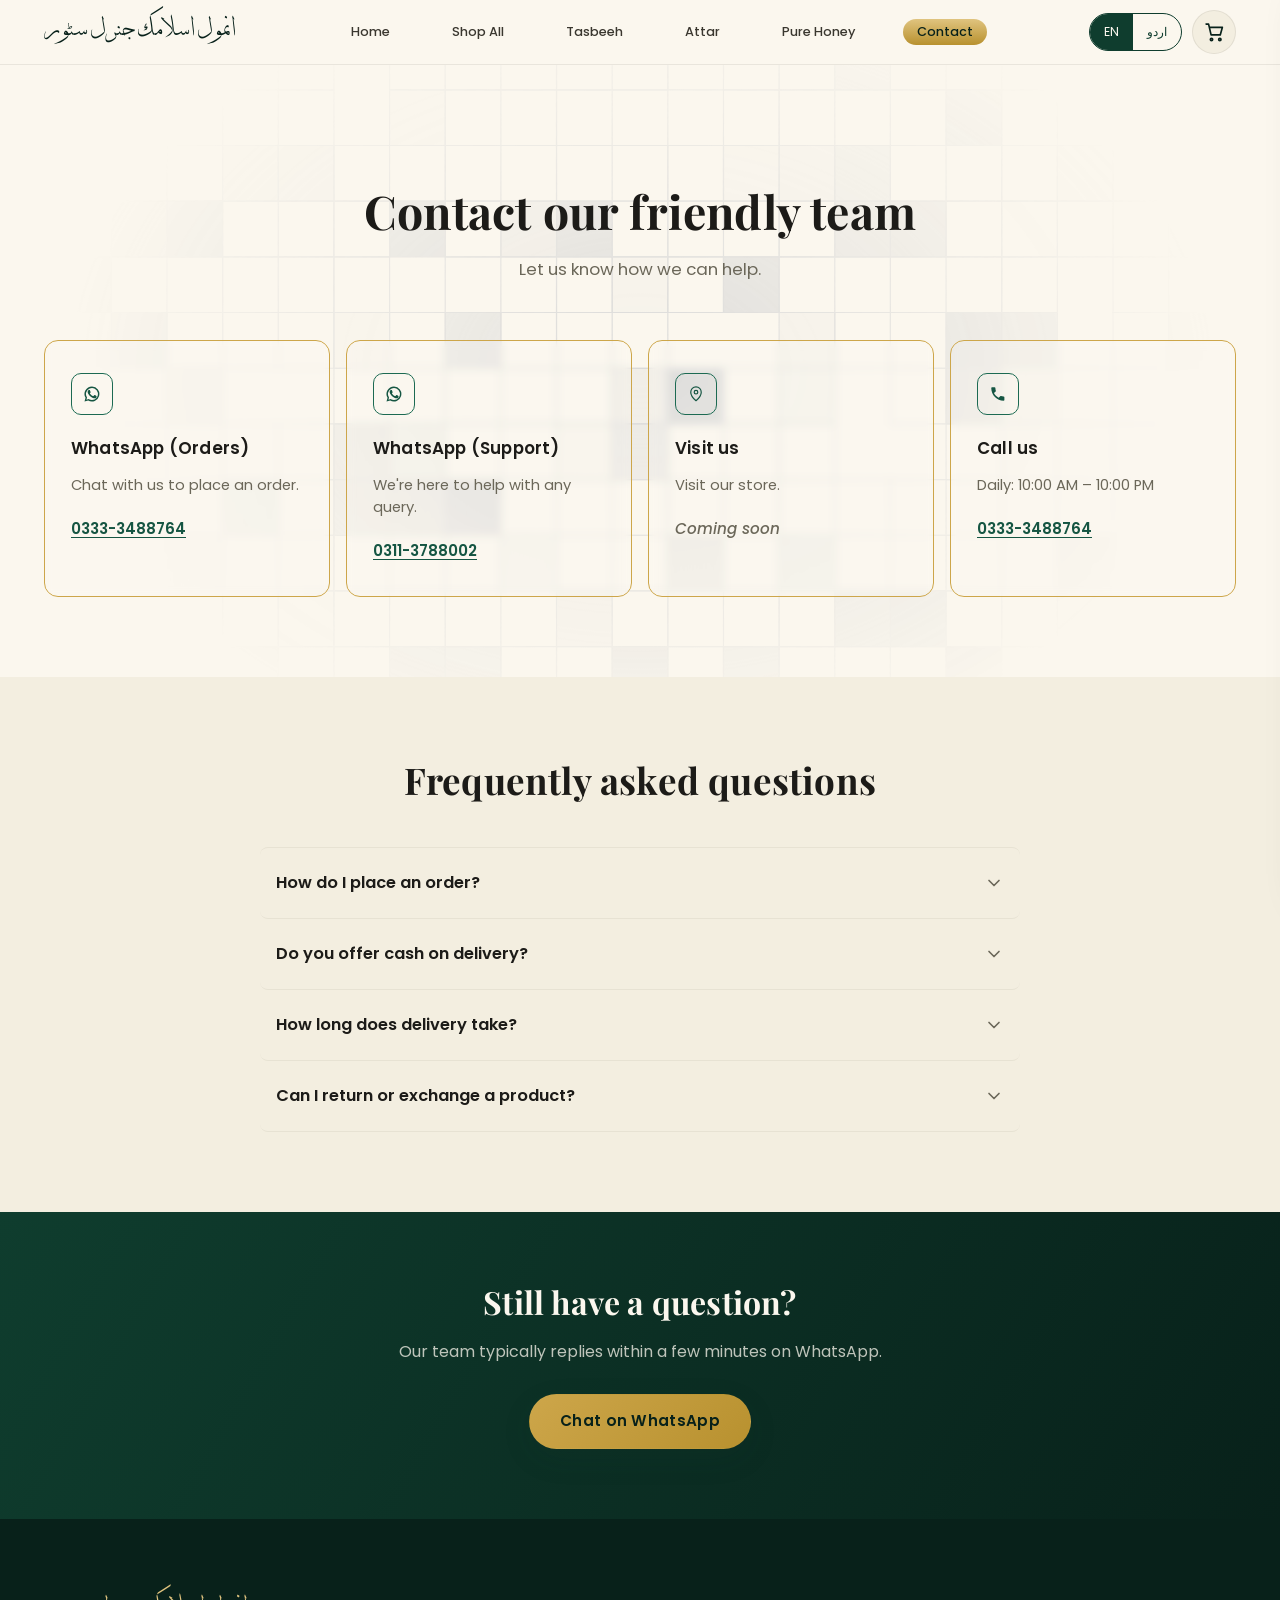
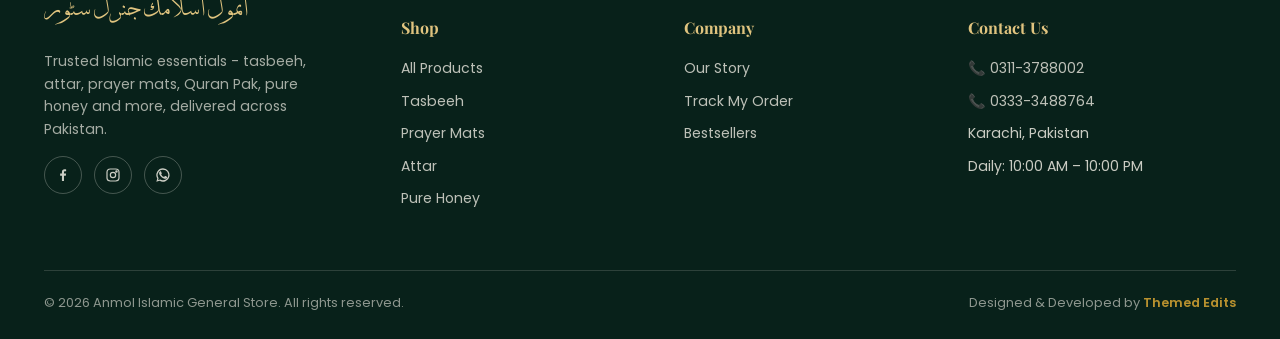
<file: contact.html>
<!DOCTYPE html>
<html lang="en" dir="ltr">

<head>
  <meta charset="UTF-8">
  <meta name="viewport" content="width=device-width, initial-scale=1.0">

  <title>Contact Us - Anmol Islamic General Store</title>
  <meta name="description"
    content="Anmol Islamic General Store سے رابطہ کریں۔ آرڈرز اور سوالات کے لیے واٹس ایپ یا کال کریں۔ Get in touch with Anmol Islamic General Store, WhatsApp us or call for orders and queries, Cash on Delivery available across Pakistan.">
  <meta name="keywords"
    content="contact Anmol Islamic Store, Islamic store Pakistan WhatsApp, tasbeeh attar prayer mat order Pakistan, رابطہ، اسلامی سٹور، واٹس ایپ آرڈر">
  <meta name="author" content="Anmol Islamic General Store">
  <meta name="robots" content="index, follow">

  <meta http-equiv="Content-Language" content="en, ur">

  <link rel="canonical" href="https://anmol-store.vercel.app/contact.html">

  <meta property="og:type" content="website">
  <meta property="og:title" content="Contact Us - Anmol Islamic General Store">
  <meta property="og:description"
    content="آرڈرز اور سوالات کے لیے ہم سے واٹس ایپ یا کال کے ذریعے رابطہ کریں۔ Cash on Delivery دستیاب ہے۔">
  <meta property="og:image" content="https://anmol-store.vercel.app/assets/images/preview.webp">
  <meta property="og:url" content="https://anmol-store.vercel.app/contact.html">
  <meta property="og:site_name" content="Anmol Islamic General Store">
  <meta property="og:locale" content="en_PK">

  <meta name="twitter:card" content="summary_large_image">
  <meta name="twitter:title" content="Contact Us - Anmol Islamic Store">
  <meta name="twitter:description"
    content="WhatsApp us or call for orders and queries at Anmol Islamic General Store, Cash on Delivery available across Pakistan.">
  <meta name="twitter:image" content="https://anmol-store.vercel.app/assets/images/preview.webp">

  <meta name="theme-color" content="#08211a">

  <link rel="icon" type="image/png" href="/favicon-96x96.png" sizes="96x96" />
  <link rel="icon" type="image/svg+xml" href="/favicon.svg" />
  <link rel="shortcut icon" href="/favicon.ico" />
  <link rel="apple-touch-icon" sizes="180x180" href="/apple-touch-icon.png" />
  <meta name="apple-mobile-web-app-title" content="Anmol Store" />
  <link rel="manifest" href="/site.webmanifest" />

  <link rel="preconnect" href="https://fonts.googleapis.com">
  <link rel="preconnect" href="https://fonts.gstatic.com" crossorigin>
  <link
    href="https://fonts.googleapis.com/css2?family=Playfair+Display:wght@600;700;800&family=Poppins:wght@300;400;500;600;700&family=Noto+Nastaliq+Urdu:wght@400;600&display=swap"
    rel="stylesheet">

  <link rel="stylesheet" href="assets/css/style.css">
</head>

<body class="lang-en">

  <!-- ============================ HEADER ============================ -->
  <header class="site-header">
    <div class="container header-inner">
      <a href="index.html" class="brand" data-no-transition>
        <span class="brand-text">
          <span class="brand-wordmark">انمول اسلامک جنرل سٹور</span>
        </span>
      </a>

      <nav class="main-nav">
        <a class="nav-link" href="index.html" data-en="Home" data-ur="ہوم">Home</a>
        <a class="nav-link" href="shop.html" data-en="Shop All" data-ur="سب دیکھیں">Shop All</a>
        <a class="nav-link" href="shop.html?cat=tasbeeh" data-en="Tasbeeh" data-ur="تسبیح">Tasbeeh</a>
        <a class="nav-link" href="shop.html?cat=attar" data-en="Attar" data-ur="عطر">Attar</a>
        <a class="nav-link" href="shop.html?cat=honey" data-en="Pure Honey" data-ur="خالص شہد">Pure Honey</a>
        <a class="nav-link active" href="contact.html" data-en="Contact" data-ur="رابطہ">Contact</a>
        <div class="lang-switch lang-switch-mobile" aria-label="Language switch">
          <button data-lang="en">EN</button>
          <button data-lang="ur">اردو</button>
        </div>
      </nav>

      <div class="header-actions">
        <div class="lang-switch" aria-label="Language switch">
          <button data-lang="en" class="active">EN</button>
          <button data-lang="ur">اردو</button>
        </div>
        <button class="icon-btn" data-open-cart aria-label="Open cart">
          <svg viewBox="0 0 24 24" fill="none" stroke="currentColor" stroke-width="2" stroke-linecap="round"
            stroke-linejoin="round">
            <circle cx="9" cy="21" r="1.4" />
            <circle cx="19" cy="21" r="1.4" />
            <path d="M2.5 2.5h3l3 13h11l2.5-9h-15" />
          </svg>
          <span class="cart-badge">0</span>
        </button>
        <button class="icon-btn nav-toggle" aria-label="Menu">
          <svg viewBox="0 0 24 24" fill="none" stroke="currentColor" stroke-width="2" stroke-linecap="round">
            <path d="M3 6h18M3 12h18M3 18h18" />
          </svg>
        </button>
      </div>
    </div>
  </header>

  <!-- ============================ CONTACT HERO ============================ -->
  <div class="contact-bg-wrap">
    <section class="contact-hero">
      <div class="container">
        <h1 data-en="Contact our friendly team" data-ur="ہماری خوش مزاج ٹیم سے رابطہ کریں">Contact our friendly team
        </h1>
        <p data-en="Let us know how we can help." data-ur="ہمیں بتائیں ہم آپ کی کس طرح مدد کر سکتے ہیں۔">Let us know how
          we can help.</p>
      </div>
    </section>

    <!-- ============================ CONTACT CARDS ============================ -->
    <section class="contact-cards-section">
      <div class="container">
        <div class="contact-cards-grid">

          <a class="contact-card" href="https://wa.me/923333488764" target="_blank" data-no-transition>
            <div class="contact-card-icon">
              <svg viewBox="0 0 24 24" fill="currentColor">
                <path
                  d="M17.5 14.4c-.3-.15-1.7-.85-2-.95-.27-.1-.46-.15-.66.15-.2.3-.76.95-.93 1.14-.17.2-.34.22-.63.07-.3-.15-1.24-.46-2.36-1.46-.87-.78-1.46-1.74-1.63-2.03-.17-.3-.02-.46.13-.6.13-.13.3-.34.44-.5.15-.17.2-.3.3-.5.1-.2.05-.37-.02-.52-.08-.15-.66-1.6-.9-2.18-.24-.58-.48-.5-.66-.5h-.56c-.2 0-.52.07-.79.37-.27.3-1.04 1.02-1.04 2.48s1.07 2.88 1.22 3.08c.15.2 2.1 3.2 5.08 4.5.71.3 1.26.49 1.7.63.71.22 1.36.19 1.87.12.57-.09 1.7-.7 1.94-1.37.24-.68.24-1.26.17-1.37-.07-.12-.27-.2-.57-.35z" />
                <path
                  d="M12 2a10 10 0 0 0-8.6 15.1L2 22l4.9-1.3A10 10 0 1 0 12 2zm0 18a8 8 0 0 1-4.1-1.1l-.3-.18-3 .8.8-2.9-.2-.3A8 8 0 1 1 12 20z" />
              </svg>
            </div>
            <h3 data-en="WhatsApp (Orders)" data-ur="واٹس ایپ (آرڈرز)">WhatsApp (Orders)</h3>
            <p data-en="Chat with us to place an order." data-ur="آرڈر دینے کے لیے ہم سے بات کریں۔">Chat with us to
              place an order.</p>
            <span class="contact-card-link digits">0333-3488764</span>
          </a>

          <a class="contact-card" href="https://wa.me/923113788002" target="_blank" data-no-transition>
            <div class="contact-card-icon">
              <svg viewBox="0 0 24 24" fill="currentColor">
                <path
                  d="M17.5 14.4c-.3-.15-1.7-.85-2-.95-.27-.1-.46-.15-.66.15-.2.3-.76.95-.93 1.14-.17.2-.34.22-.63.07-.3-.15-1.24-.46-2.36-1.46-.87-.78-1.46-1.74-1.63-2.03-.17-.3-.02-.46.13-.6.13-.13.3-.34.44-.5.15-.17.2-.3.3-.5.1-.2.05-.37-.02-.52-.08-.15-.66-1.6-.9-2.18-.24-.58-.48-.5-.66-.5h-.56c-.2 0-.52.07-.79.37-.27.3-1.04 1.02-1.04 2.48s1.07 2.88 1.22 3.08c.15.2 2.1 3.2 5.08 4.5.71.3 1.26.49 1.7.63.71.22 1.36.19 1.87.12.57-.09 1.7-.7 1.94-1.37.24-.68.24-1.26.17-1.37-.07-.12-.27-.2-.57-.35z" />
                <path
                  d="M12 2a10 10 0 0 0-8.6 15.1L2 22l4.9-1.3A10 10 0 1 0 12 2zm0 18a8 8 0 0 1-4.1-1.1l-.3-.18-3 .8.8-2.9-.2-.3A8 8 0 1 1 12 20z" />
              </svg>
            </div>
            <h3 data-en="WhatsApp (Support)" data-ur="واٹس ایپ (سپورٹ)">WhatsApp (Support)</h3>
            <p data-en="We're here to help with any query." data-ur="ہم کسی بھی سوال میں مدد کے لیے حاضر ہیں۔">We're
              here to help with any query.</p>
            <span class="contact-card-link digits">0311-3788002</span>
          </a>

          <div class="contact-card ">
            <div class="contact-card-icon">
              <svg viewBox="0 0 24 24" fill="none" stroke="currentColor" stroke-width="1.6" stroke-linecap="round"
                stroke-linejoin="round">
                <path d="M12 21s-7-6.1-7-11.5A7 7 0 0 1 19 9.5C19 14.9 12 21 12 21z" />
                <circle cx="12" cy="9.5" r="2.4" />
              </svg>
            </div>
            <h3 data-en="Visit us" data-ur="ہمارے پاس آئیں">Visit us</h3>
            <p data-en="Visit our store." data-ur="ہماری دکان پر تشریف لائیں۔">Visit our store.</p>
            <span class="contact-card-link contact-card-muted" data-en="Coming soon" data-ur="جلد شامل ہوگا">Coming
              soon</span>
          </div>

          <a class="contact-card" href="tel:+923333488764" data-no-transition>
            <div class="contact-card-icon">
              <svg viewBox="0 0 24 24" fill="currentColor">
                <path
                  d="M6.6 10.8c1.4 2.7 3.6 4.9 6.3 6.3l2.1-2.1c.3-.3.7-.4 1-.2 1.1.4 2.3.6 3.5.6.6 0 1 .4 1 1V20c0 .6-.4 1-1 1C10.6 21 3 13.4 3 4c0-.6.4-1 1-1h3.5c.6 0 1 .4 1 1 0 1.2.2 2.4.6 3.5.1.4 0 .8-.2 1L6.6 10.8z" />
              </svg>
            </div>
            <h3 data-en="Call us" data-ur="ہمیں کال کریں">Call us</h3>
            <p data-en="Daily: 10:00 AM – 10:00 PM" data-ur="روزانہ: 10:00 صبح – 10:00 رات">Daily: 10:00 AM – 10:00 PM
            </p>
            <span class="contact-card-link digits">0333-3488764</span>
          </a>

        </div>
      </div>
    </section>
  </div>

  <!-- ============================ FAQ ============================ -->
  <section class="contact-faq-section section-alt">
    <div class="container">
      <h2 data-en="Frequently asked questions" data-ur="اکثر پوچھے جانے والے سوالات">Frequently asked questions</h2>

      <div class="faq-list">

        <div class="faq-item ">
          <button class="faq-question">
            <span data-en="How do I place an order?" data-ur="میں آرڈر کیسے دوں؟">How do I place an order?</span>
            <svg class="faq-chevron" viewBox="0 0 24 24" fill="none" stroke="currentColor" stroke-width="2"
              stroke-linecap="round" stroke-linejoin="round">
              <path d="M6 9l6 6 6-6" />
            </svg>
          </button>
          <div class="faq-answer">
            <div class="faq-answer-inner">
              <p data-en="Simply browse our shop, add items to your cart, and send us the order on WhatsApp. We'll confirm the details and delivery time with you directly."
                data-ur="ہماری دکان دیکھیں، اشیاء ٹوکری میں شامل کریں اور واٹس ایپ پر آرڈر بھیج دیں۔ ہم آپ سے تفصیلات اور ترسیل کا وقت طے کر لیں گے۔">
                Simply browse our shop, add items to your cart, and send us the order on WhatsApp. We'll confirm the
                details and delivery time with you directly.</p>
            </div>
          </div>
        </div>

        <div class="faq-item">
          <button class="faq-question">
            <span data-en="Do you offer cash on delivery?" data-ur="کیا کیش آن ڈلیوری کی سہولت ہے؟">Do you offer cash
              on delivery?</span>
            <svg class="faq-chevron" viewBox="0 0 24 24" fill="none" stroke="currentColor" stroke-width="2"
              stroke-linecap="round" stroke-linejoin="round">
              <path d="M6 9l6 6 6-6" />
            </svg>
          </button>
          <div class="faq-answer">
            <div class="faq-answer-inner">
              <p data-en="Yes, we offer cash on delivery across Pakistan on all orders."
                data-ur="جی ہاں، ہم پورے پاکستان میں تمام آرڈرز پر کیش آن ڈلیوری کی سہولت فراہم کرتے ہیں۔">Yes, we offer
                cash on delivery across Pakistan on all orders.</p>
            </div>
          </div>
        </div>

        <div class="faq-item">
          <button class="faq-question">
            <span data-en="How long does delivery take?" data-ur="ترسیل میں کتنا وقت لگتا ہے؟">How long does delivery
              take?</span>
            <svg class="faq-chevron" viewBox="0 0 24 24" fill="none" stroke="currentColor" stroke-width="2"
              stroke-linecap="round" stroke-linejoin="round">
              <path d="M6 9l6 6 6-6" />
            </svg>
          </button>
          <div class="faq-answer">
            <div class="faq-answer-inner">
              <p data-en="Delivery usually takes 2-5 working days depending on your city."
                data-ur="آپ کے شہر کے مطابق ترسیل میں عام طور پر 2 سے 5 کاروباری دن لگتے ہیں۔">Delivery usually takes
                2-5 working days depending on your city.</p>
            </div>
          </div>
        </div>

        <div class="faq-item">
          <button class="faq-question">
            <span data-en="Can I return or exchange a product?"
              data-ur="کیا میں کوئی مصنوعات واپس یا تبدیل کروا سکتا ہوں؟">Can I return or exchange a product?</span>
            <svg class="faq-chevron" viewBox="0 0 24 24" fill="none" stroke="currentColor" stroke-width="2"
              stroke-linecap="round" stroke-linejoin="round">
              <path d="M6 9l6 6 6-6" />
            </svg>
          </button>
          <div class="faq-answer">
            <div class="faq-answer-inner">
              <p data-en="Yes, message us on WhatsApp within 3 days of delivery if there's an issue with your order and we'll sort it out."
                data-ur="جی ہاں، اگر آپ کے آرڈر میں کوئی مسئلہ ہو تو ترسیل کے 3 دن کے اندر واٹس ایپ پر ہم سے رابطہ کریں، ہم اسے حل کر دیں گے۔">
                Yes, message us on WhatsApp within 3 days of delivery if there's an issue with your order and we'll
                sort it out.</p>
            </div>
          </div>
        </div>

      </div>
    </div>
  </section>

  <!-- ============================ CTA BAND ============================ -->
  <section class="cta-band">
    <div class="container">
      <h2 data-en="Still have a question?" data-ur="اب بھی کوئی سوال ہے؟">Still have a question?</h2>
      <p data-en="Our team typically replies within a few minutes on WhatsApp."
        data-ur="ہماری ٹیم عام طور پر واٹس ایپ پر چند منٹوں میں جواب دیتی ہے۔">Our team typically replies within a few
        minutes on WhatsApp.</p>
      <a href="https://wa.me/923113788002" target="_blank" class="btn btn-gold" data-no-transition
        data-en="Chat on WhatsApp" data-ur="واٹس ایپ پر بات کریں">Chat on WhatsApp</a>
    </div>
  </section>

  <!-- ============================ FOOTER ============================ -->
  <footer class="site-footer" id="contact-footer">
    <div class="container">
      <div class="footer-grid">
        <div class="footer-brand">
          <span class="brand-wordmark footer-wordmark">انمول اسلامک جنرل سٹور</span>
          <p data-en="Trusted Islamic essentials - tasbeeh, attar, prayer mats, Quran Pak, pure honey and more, delivered across Pakistan."
            data-ur="معتبر اسلامی ضروریات — تسبیح، عطر، جائے نماز، قرآن پاک، خالص شہد اور مزید — پورے پاکستان میں ترسیل۔">
            Trusted Islamic essentials — tasbeeh, attar, prayer mats, Quran Pak, pure honey and more — delivered
            across Pakistan.</p>
          <div class="footer-social">
            <a href="#" aria-label="Facebook"><svg viewBox="0 0 24 24" fill="currentColor">
                <path
                  d="M13.5 21v-8h2.7l.4-3.1h-3.1V7.9c0-.9.25-1.5 1.55-1.5H16.7V3.6c-.28-.04-1.24-.12-2.36-.12-2.34 0-3.94 1.43-3.94 4.05v2.35H7.7V13h2.7v8h3.1z" />
              </svg></a>
            <a href="#" aria-label="Instagram"><svg viewBox="0 0 24 24" fill="none" stroke="currentColor"
                stroke-width="1.8">
                <rect x="3" y="3" width="18" height="18" rx="5" />
                <circle cx="12" cy="12" r="4" />
                <circle cx="17.2" cy="6.8" r="1" />
              </svg></a>
            <a href="https://wa.me/923113788002" target="_blank" aria-label="WhatsApp"><svg viewBox="0 0 24 24"
                fill="currentColor">
                <path
                  d="M17.5 14.4c-.3-.15-1.7-.85-2-.95-.27-.1-.46-.15-.66.15-.2.3-.76.95-.93 1.14-.17.2-.34.22-.63.07-.3-.15-1.24-.46-2.36-1.46-.87-.78-1.46-1.74-1.63-2.03-.17-.3-.02-.46.13-.6.13-.13.3-.34.44-.5.15-.17.2-.3.3-.5.1-.2.05-.37-.02-.52-.08-.15-.66-1.6-.9-2.18-.24-.58-.48-.5-.66-.5h-.56c-.2 0-.52.07-.79.37-.27.3-1.04 1.02-1.04 2.48s1.07 2.88 1.22 3.08c.15.2 2.1 3.2 5.08 4.5.71.3 1.26.49 1.7.63.71.22 1.36.19 1.87.12.57-.09 1.7-.7 1.94-1.37.24-.68.24-1.26.17-1.37-.07-.12-.27-.2-.57-.35z" />
                <path
                  d="M12 2a10 10 0 0 0-8.6 15.1L2 22l4.9-1.3A10 10 0 1 0 12 2zm0 18a8 8 0 0 1-4.1-1.1l-.3-.18-3 .8.8-2.9-.2-.3A8 8 0 1 1 12 20z" />
              </svg></a>
          </div>
        </div>
        <div class="footer-col">
          <h5 data-en="Shop" data-ur="دکان">Shop</h5>
          <ul>
            <li><a href="shop.html" data-en="All Products" data-ur="تمام مصنوعات">All Products</a></li>
            <li><a href="shop.html?cat=tasbeeh" data-en="Tasbeeh" data-ur="تسبیح">Tasbeeh</a></li>
            <li><a href="shop.html?cat=mats" data-en="Prayer Mats" data-ur="جائے نماز">Prayer Mats</a></li>
            <li><a href="shop.html?cat=attar" data-en="Attar" data-ur="عطر">Attar</a></li>
            <li><a href="shop.html?cat=honey" data-en="Pure Honey" data-ur="خالص شہد">Pure Honey</a></li>
          </ul>
        </div>
        <div class="footer-col">
          <h5 data-en="Company" data-ur="ادارہ">Company</h5>
          <ul>
            <li><a href="index.html#about" data-en="Our Story" data-ur="ہماری کہانی">Our Story</a></li>
            <li><a href="checkout.html" data-en="Track My Order" data-ur="اپنا آرڈر دیکھیں">Track My Order</a></li>
            <li><a href="shop.html" data-en="Bestsellers" data-ur="بہترین فروخت">Bestsellers</a></li>
          </ul>
        </div>
        <div class="footer-col">
          <h5 data-en="Contact Us" data-ur="ہم سے رابطہ کریں">Contact Us</h5>
          <ul>
            <li><a href="https://wa.me/923113788002" target="_blank" class="digits">📞 0311-3788002</a></li>
            <li><a href="https://wa.me/923333488764" target="_blank" class="digits">📞 0333-3488764</a></li>
            <li><span data-en="Karachi, Pakistan" data-ur="کراچی، پاکستان">Karachi, Pakistan</span></li>
            <li><span data-en="Daily: 10:00 AM – 10:00 PM" data-ur="روزانہ: 10:00 صبح – 10:00 رات">Daily: 10:00 AM –
                10:00 PM</span></li>
          </ul>
        </div>
      </div>
      <div class="footer-bottom">
        <span>&copy; 2026 Anmol Islamic General Store. <span data-en="All rights reserved."
            data-ur="جملہ حقوق محفوظ ہیں۔">All rights reserved.</span></span>
        <span>
          Designed & Developed by
          <a href="https://themededits.vercel.app" target="_blank"
            style="font-weight:600; text-decoration:none; color:var(--gold-500);"
            onmouseover="this.style.textDecoration='underline'" onmouseout="this.style.textDecoration='none'">
            Themed Edits
          </a>
        </span>
    </div>
  </footer>
  <div class="cart-overlay" id="cartOverlay"></div>
  <aside class="cart-drawer" id="cartDrawer">
    <div class="cart-head">
      <h3 data-en="Your Cart" data-ur="آپ کی ٹوکری">Your Cart</h3>
      <button class="cart-close" id="cartCloseBtn" aria-label="Close cart">
        <svg viewBox="0 0 24 24" fill="none" stroke="currentColor" stroke-width="2" stroke-linecap="round">
          <path d="M6 6l12 12M18 6L6 18" />
        </svg>
      </button>
    </div>
    <div class="cart-items" id="cartItems"></div>
    <div class="cart-foot">
      <div class="cart-subtotal-row">
        <span data-en="Subtotal" data-ur="ذیلی مجموعہ">Subtotal</span>
        <strong id="cartSubtotal">Rs 0</strong>
      </div>
      <a href="checkout.html" class="btn btn-gold btn-block" id="cartCheckoutBtn" data-en="Proceed to Checkout"
        data-ur="چیک آؤٹ کی طرف بڑھیں">Proceed to Checkout</a>
    </div>
  </aside>
  <div class="mini-cart-bar" id="miniCartBar">
    <div class="mini-cart-thumbs" id="miniCartThumbs"></div>
    <span class="mini-cart-label" data-en="View your cart" data-ur="اپنی ٹوکری دیکھیں">View your cart</span>
    <span class="mini-cart-total" id="miniCartTotal">Rs 0</span>
  </div>

  <div class="promo-overlay" id="promoOverlay">
    <div class="promo-modal" id="promoModal">
      <button class="promo-close" id="promoCloseBtn" aria-label="Close">
        <svg viewBox="0 0 24 24" fill="none" stroke="currentColor" stroke-width="2" stroke-linecap="round">
          <path d="M6 6l12 12M18 6L6 18" />
        </svg>
      </button>
      <img src="assets/images/promo-poster.webp" alt="Anmol Islamic General Store offer">
    </div>
  </div>

  <script src="assets/js/icons.js"></script>
  <script src="assets/js/products.js"></script>
  <script src="assets/js/main.js"></script>
  <script src="assets/js/cart.js"></script>
  <script src="assets/js/home.js"></script>

  <script>
    document.querySelectorAll(".faq-question").forEach(btn => {
      btn.addEventListener("click", () => {
        const item = btn.closest(".faq-item");
        const isOpen = item.classList.contains("is-open");
        item.parentElement.querySelectorAll(".faq-item").forEach(i => i.classList.remove("is-open"));
        if (!isOpen) item.classList.add("is-open");
      });
    });
  </script>
</body>

</html>
</file>
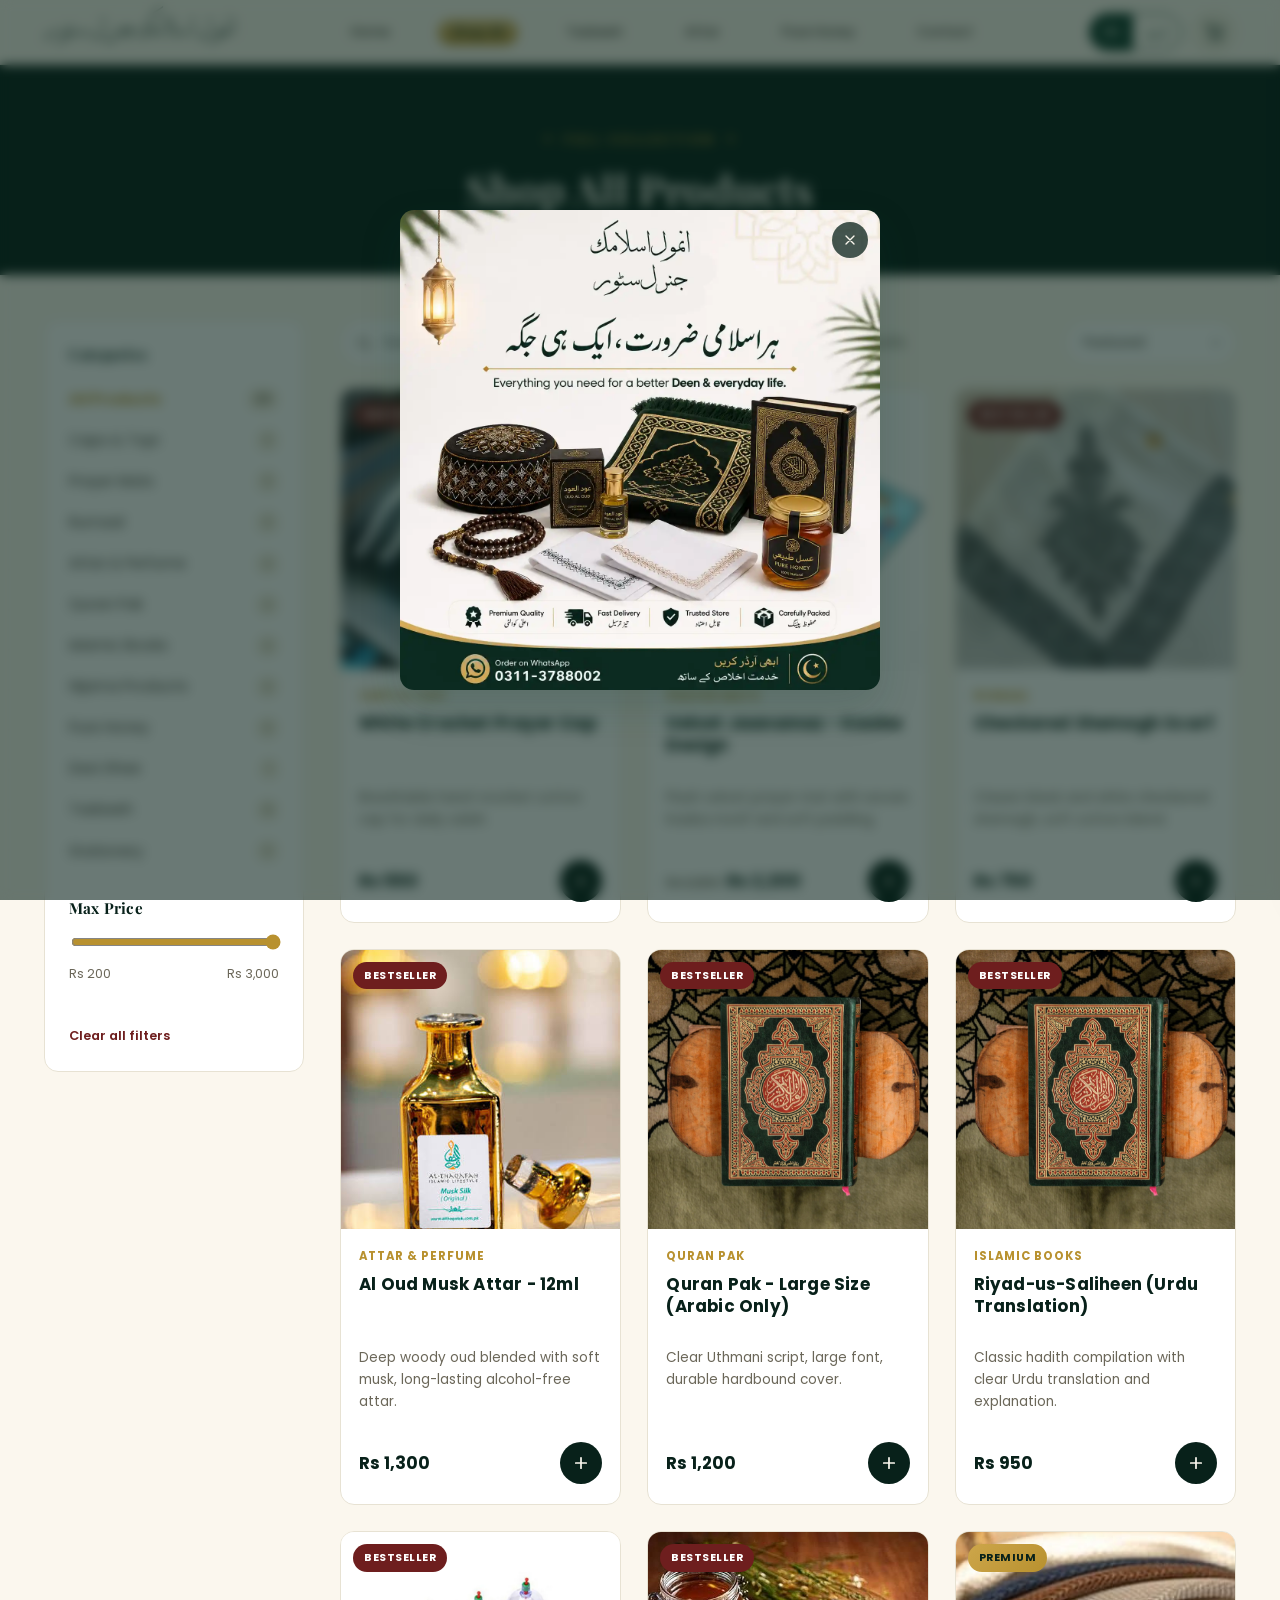
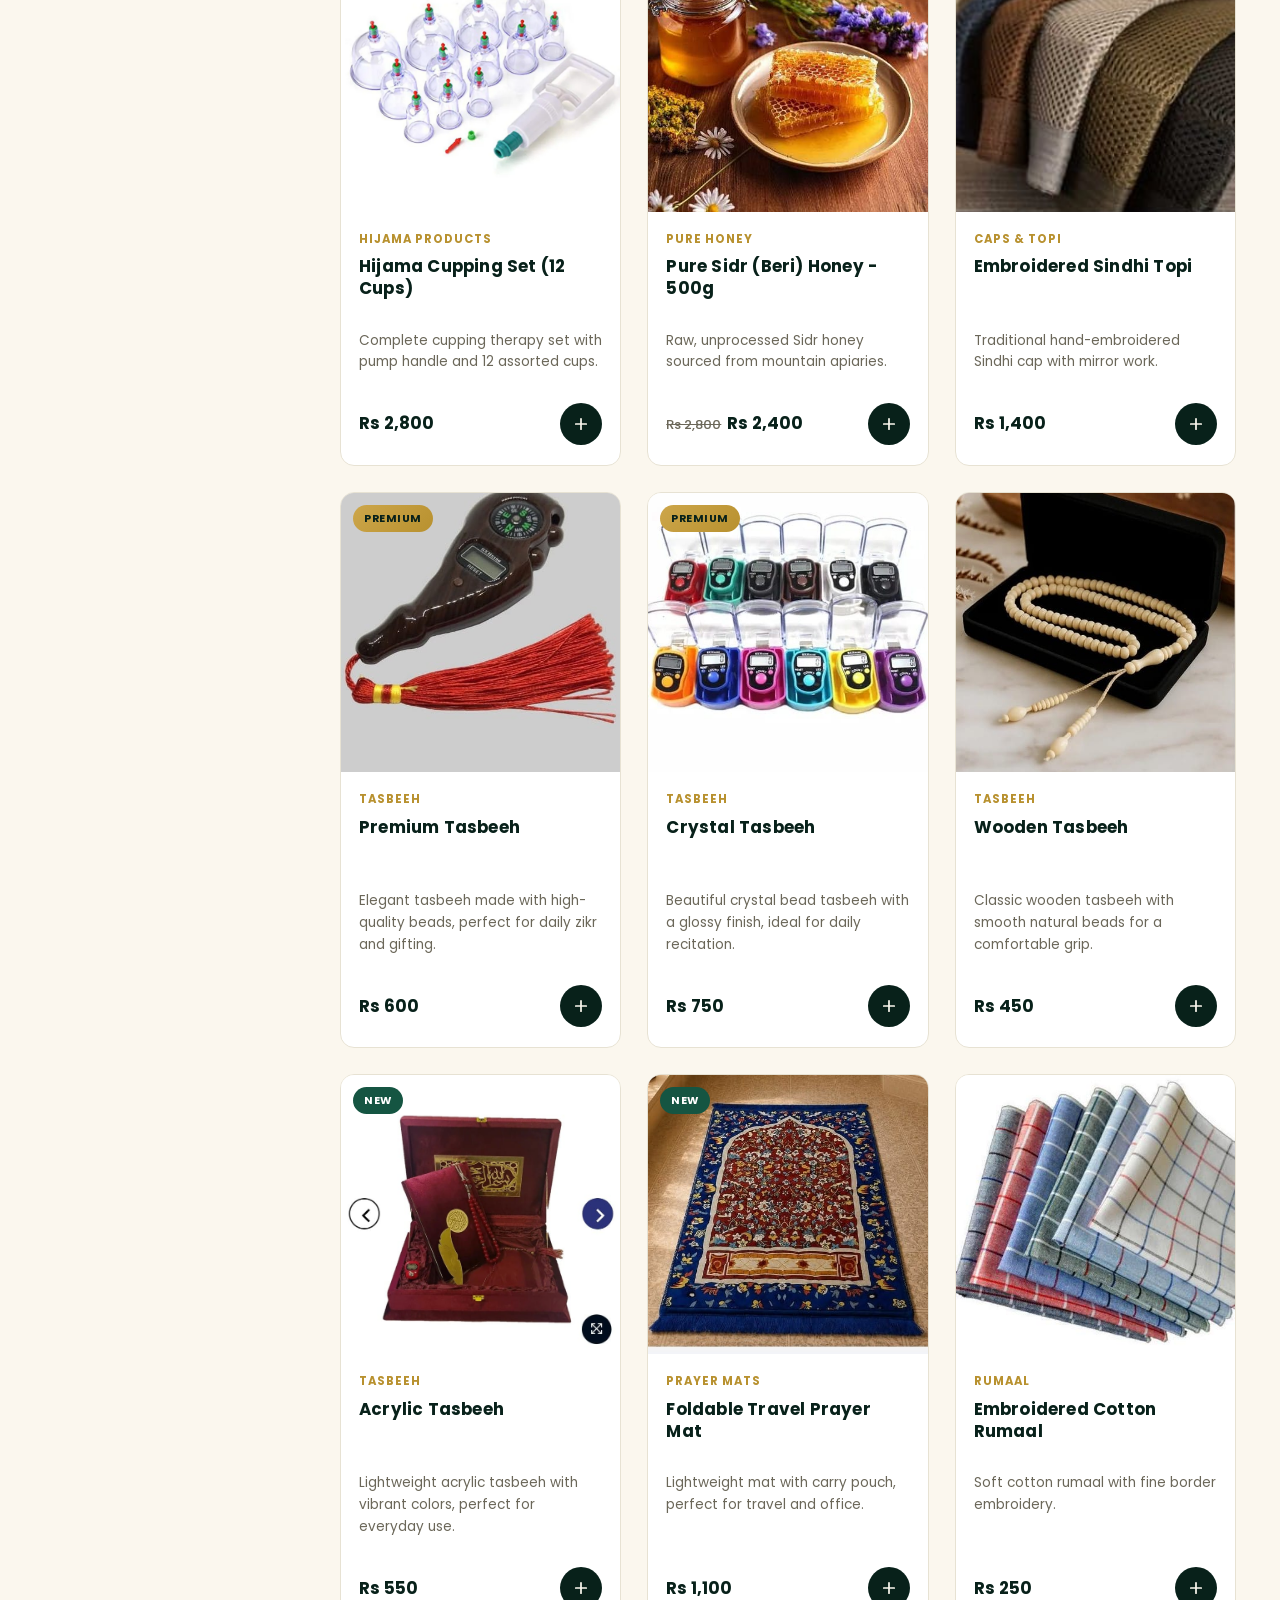
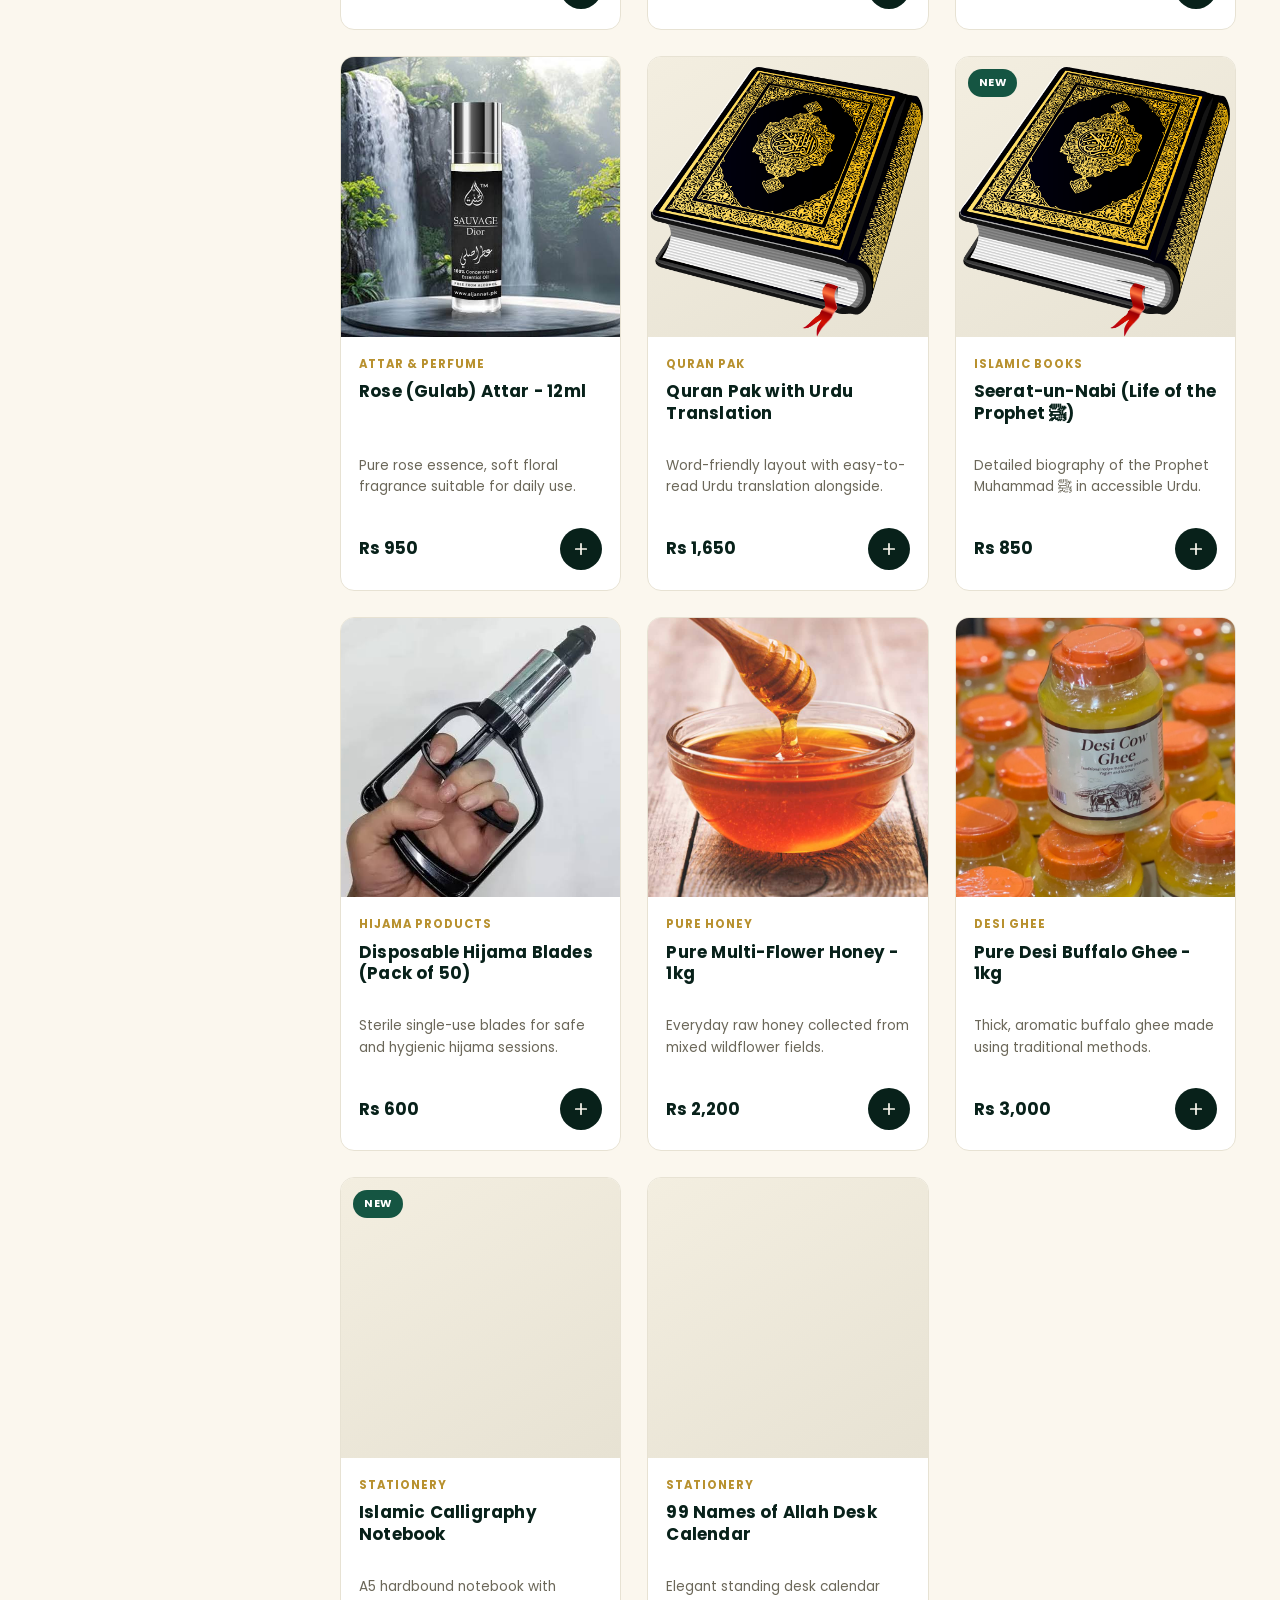
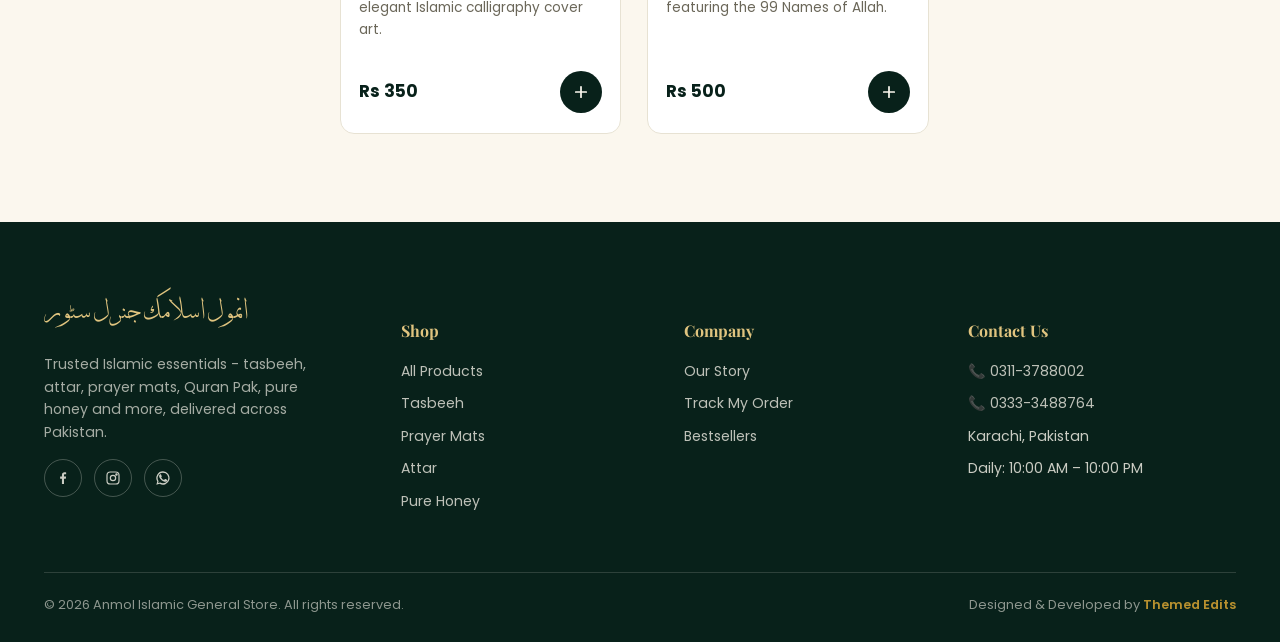
<file: shop.html>
<!DOCTYPE html>
<html lang="en" dir="ltr">

<head>
  <meta charset="UTF-8">
  <meta name="viewport" content="width=device-width, initial-scale=1.0">

  <title>Shop All Products - Anmol Islamic General Store</title>
  <meta name="description"
    content="Anmol Islamic General Store کی مکمل دکان دیکھیں۔ تسبیح، ٹوپیاں، جائے نماز، عطر، رومال، قرآن پاک، خالص شہد اور مزید۔ Shop tasbeeh, caps, prayer mats, attar, rumaal, Quran Pak and pure honey, all in one place with Cash on Delivery across Pakistan.">
  <meta name="keywords"
    content="tasbeeh Pakistan, attar online Pakistan, prayer mat Pakistan, Islamic store Pakistan, Quran Pak shop, topi caps, honey pure Pakistan, تسبیح، عطر، جائے نماز، قرآن پاک، اسلامی سٹور">
  <meta name="author" content="Anmol Islamic General Store">
  <meta name="robots" content="index, follow">

  <meta http-equiv="Content-Language" content="en, ur">

  <link rel="canonical" href="https://anmol-store.vercel.app/shop.html">

  <meta property="og:type" content="website">
  <meta property="og:title" content="Shop All Products - Anmol Islamic General Store">
  <meta property="og:description"
    content="تسبیح، ٹوپیاں، جائے نماز، عطر، رومال، قرآن پاک اور خالص شہد کی مکمل رینج۔ Cash on Delivery دستیاب ہے۔">
  <meta property="og:image" content="https://anmol-store.vercel.app/assets/images/preview.webp">
  <meta property="og:url" content="https://anmol-store.vercel.app/shop.html">
  <meta property="og:site_name" content="Anmol Islamic General Store">
  <meta property="og:locale" content="en_PK">

  <meta name="twitter:card" content="summary_large_image">
  <meta name="twitter:title" content="Shop All Products - Anmol Islamic Store">
  <meta name="twitter:description"
    content="Shop Tasbeeh, Attar, Prayer Mats, Quran Pak and more in Pakistan. Cash on Delivery available.">
  <meta name="twitter:image" content="https://anmol-store.vercel.app/assets/images/preview.webp">

  <meta name="theme-color" content="#08211a">

  <link rel="icon" type="image/png" href="/favicon-96x96.png" sizes="96x96" />
  <link rel="icon" type="image/svg+xml" href="/favicon.svg" />
  <link rel="shortcut icon" href="/favicon.ico" />
  <link rel="apple-touch-icon" sizes="180x180" href="/apple-touch-icon.png" />
  <meta name="apple-mobile-web-app-title" content="Anmol Store" />
  <link rel="manifest" href="/site.webmanifest" />

  <link rel="preconnect" href="https://fonts.googleapis.com">
  <link rel="preconnect" href="https://fonts.gstatic.com" crossorigin>
  <link
    href="https://fonts.googleapis.com/css2?family=Playfair+Display:wght@600;700;800&family=Poppins:wght@300;400;500;600;700&family=Noto+Nastaliq+Urdu:wght@400;600&display=swap"
    rel="stylesheet">

  <link rel="stylesheet" href="assets/css/style.css">
</head>

<body class="lang-en">

  <header class="site-header">
    <div class="container header-inner">
      <a href="index.html" class="brand" data-no-transition>
        <span class="brand-text">
          <span class="brand-wordmark">انمول اسلامک جنرل سٹور</span>
        </span>
      </a>

      <nav class="main-nav">
        <a class="nav-link" href="index.html" data-en="Home" data-ur="ہوم">Home</a>
        <a class="nav-link active" href="shop.html" data-en="Shop All" data-ur="سب دیکھیں">Shop All</a>
        <a class="nav-link" href="shop.html?cat=tasbeeh" data-en="Tasbeeh" data-ur="تسبیح">Tasbeeh</a>
        <a class="nav-link" href="shop.html?cat=attar" data-en="Attar" data-ur="عطر">Attar</a>
        <a class="nav-link" href="shop.html?cat=honey" data-en="Pure Honey" data-ur="خالص شہد">Pure Honey</a>
        <a class="nav-link" href="contact.html" data-en="Contact" data-ur="رابطہ">Contact</a>
        <div class="lang-switch lang-switch-mobile" aria-label="Language switch">
          <button data-lang="en">EN</button>
          <button data-lang="ur">اردو</button>
        </div>
      </nav>

      <div class="header-actions">
        <div class="lang-switch" aria-label="Language switch">
          <button data-lang="en" class="active">EN</button>
          <button data-lang="ur">اردو</button>
        </div>
        <button class="icon-btn" data-open-cart aria-label="Open cart">
          <svg viewBox="0 0 24 24" fill="none" stroke="currentColor" stroke-width="2" stroke-linecap="round"
            stroke-linejoin="round">
            <circle cx="9" cy="21" r="1.4" />
            <circle cx="19" cy="21" r="1.4" />
            <path d="M2.5 2.5h3l3 13h11l2.5-9h-15" />
          </svg>
          <span class="cart-badge">0</span>
        </button>
        <button class="icon-btn nav-toggle" aria-label="Menu">
          <svg viewBox="0 0 24 24" fill="none" stroke="currentColor" stroke-width="2" stroke-linecap="round">
            <path d="M3 6h18M3 12h18M3 18h18" />
          </svg>
        </button>
      </div>
    </div>
  </header>

  <section class="shop-hero">
    <div class="container reveal is-visible">
      <span class="eyebrow" data-en="Full Collection" data-ur="مکمل مجموعہ">Full Collection</span>
      <h1 data-en="Shop All Products" data-ur="تمام مصنوعات دیکھیں">Shop All Products</h1>
    </div>
  </section>

  <section style="padding-top:0;">
    <div class="container">
      <div class="shop-layout">

        <aside class="filter-panel" id="filterPanel">
          <div class="filter-panel-head">
            <h4 data-en="Filters" data-ur="فلٹرز">Filters</h4>
            <button class="icon-btn" id="filterCloseBtn" aria-label="Close filters">
              <svg viewBox="0 0 24 24" fill="none" stroke="currentColor" stroke-width="2" stroke-linecap="round"
                stroke-linejoin="round">
                <path d="M6 6l12 12M18 6L6 18" />
              </svg>
            </button>
          </div>
          <div class="filter-group">
            <h4 data-en="Categories" data-ur="اقسام">Categories</h4>
            <ul id="categoryFilterList"></ul>
          </div>
          <div class="filter-group">
            <h4 data-en="Max Price" data-ur="زیادہ سے زیادہ قیمت">Max Price</h4>
            <input type="range" id="priceRange" class="price-range" min="200" max="3000" step="100" value="3000">
            <div class="price-range-vals">
              <span data-en="Rs 200" data-ur="200 روپے">Rs 200</span>
              <span id="priceRangeMax">Rs 3,000</span>
            </div>
          </div>
          <a href="#" id="clearFilters" class="clear-filters" data-en="Clear all filters"
            data-ur="تمام فلٹرز صاف کریں">Clear all filters</a>
        </aside>

        <div class="shop-main">
          <div class="shop-toolbar">
            <button class="btn btn-outline btn-sm mobile-filter-toggle" id="mobileFilterToggle"
              style="color:var(--green-950); border-color:var(--sage-200);" data-en="Filters"
              data-ur="فلٹرز">Filters</button>
            <div class="search-box">
              <svg viewBox="0 0 24 24" fill="none" stroke="currentColor" stroke-width="2" stroke-linecap="round">
                <circle cx="11" cy="11" r="7" />
                <path d="M21 21l-4.35-4.35" />
              </svg>
              <input type="text" id="shopSearch" data-en-placeholder="Search products..."
                data-ur-placeholder="مصنوعات تلاش کریں..." placeholder="Search products...">
            </div>
            <span class="results-count" id="resultsCount"></span>
            <select id="shopSort" class="sort-select">
              <option value="featured" data-en="Featured" data-ur="نمایاں">Featured</option>
              <option value="price-asc" data-en="Price: Low to High" data-ur="قیمت: کم سے زیادہ">Price: Low to High
              </option>
              <option value="price-desc" data-en="Price: High to Low" data-ur="قیمت: زیادہ سے کم">Price: High to Low
              </option>
              <option value="name" data-en="Name: A-Z" data-ur="نام: A-Z">Name: A-Z</option>
            </select>
          </div>

          <div class="product-grid" id="shopGrid"></div>
        </div>
      </div>
    </div>
    <div class="filter-overlay" id="filterOverlay"></div>
  </section>

  <!-- ============================ FOOTER ============================ -->
  <footer class="site-footer" id="contact-footer">
    <div class="container">
      <div class="footer-grid">
        <div class="footer-brand">
          <!-- REPLACE with -->
          <span class="brand-wordmark footer-wordmark">انمول اسلامک جنرل سٹور</span>
          <p data-en="Trusted Islamic essentials - tasbeeh, attar, prayer mats, Quran Pak, pure honey and more, delivered across Pakistan."
            data-ur="معتبر اسلامی ضروریات — تسبیح، عطر، جائے نماز، قرآن پاک، خالص شہد اور مزید — پورے پاکستان میں ترسیل۔">
            Trusted Islamic essentials — tasbeeh, attar, prayer mats, Quran Pak, pure honey and more — delivered across
            Pakistan.</p>
          <div class="footer-social">
            <a href="#" aria-label="Facebook"><svg viewBox="0 0 24 24" fill="currentColor">
                <path
                  d="M13.5 21v-8h2.7l.4-3.1h-3.1V7.9c0-.9.25-1.5 1.55-1.5H16.7V3.6c-.28-.04-1.24-.12-2.36-.12-2.34 0-3.94 1.43-3.94 4.05v2.35H7.7V13h2.7v8h3.1z" />
              </svg></a>
            <a href="#" aria-label="Instagram"><svg viewBox="0 0 24 24" fill="none" stroke="currentColor"
                stroke-width="1.8">
                <rect x="3" y="3" width="18" height="18" rx="5" />
                <circle cx="12" cy="12" r="4" />
                <circle cx="17.2" cy="6.8" r="1" />
              </svg></a>
            <a href="https://wa.me/923113788002" target="_blank" aria-label="WhatsApp"><svg viewBox="0 0 24 24"
                fill="currentColor">
                <path
                  d="M17.5 14.4c-.3-.15-1.7-.85-2-.95-.27-.1-.46-.15-.66.15-.2.3-.76.95-.93 1.14-.17.2-.34.22-.63.07-.3-.15-1.24-.46-2.36-1.46-.87-.78-1.46-1.74-1.63-2.03-.17-.3-.02-.46.13-.6.13-.13.3-.34.44-.5.15-.17.2-.3.3-.5.1-.2.05-.37-.02-.52-.08-.15-.66-1.6-.9-2.18-.24-.58-.48-.5-.66-.5h-.56c-.2 0-.52.07-.79.37-.27.3-1.04 1.02-1.04 2.48s1.07 2.88 1.22 3.08c.15.2 2.1 3.2 5.08 4.5.71.3 1.26.49 1.7.63.71.22 1.36.19 1.87.12.57-.09 1.7-.7 1.94-1.37.24-.68.24-1.26.17-1.37-.07-.12-.27-.2-.57-.35z" />
                <path
                  d="M12 2a10 10 0 0 0-8.6 15.1L2 22l4.9-1.3A10 10 0 1 0 12 2zm0 18a8 8 0 0 1-4.1-1.1l-.3-.18-3 .8.8-2.9-.2-.3A8 8 0 1 1 12 20z" />
              </svg></a>
          </div>
        </div>
        <div class="footer-col">
          <h5 data-en="Shop" data-ur="دکان">Shop</h5>
          <ul>
            <li><a href="shop.html" data-en="All Products" data-ur="تمام مصنوعات">All Products</a></li>
            <li><a href="shop.html?cat=tasbeeh" data-en="Tasbeeh" data-ur="تسبیح">Tasbeeh</a></li>
            <li><a href="shop.html?cat=mats" data-en="Prayer Mats" data-ur="جائے نماز">Prayer Mats</a></li>
            <li><a href="shop.html?cat=attar" data-en="Attar" data-ur="عطر">Attar</a></li>
            <li><a href="shop.html?cat=honey" data-en="Pure Honey" data-ur="خالص شہد">Pure Honey</a></li>
          </ul>
        </div>
        <div class="footer-col">
          <h5 data-en="Company" data-ur="ادارہ">Company</h5>
          <ul>
            <li><a href="index.html" data-en="Our Story" data-ur="ہماری کہانی">Our Story</a></li>
            <li><a href="checkout.html" data-en="Track My Order" data-ur="اپنا آرڈر دیکھیں">Track My Order</a></li>
            <li><a href="shop.html" data-en="Bestsellers" data-ur="بہترین فروخت">Bestsellers</a></li>
          </ul>
        </div>
        <div class="footer-col">
          <h5 data-en="Contact Us" data-ur="ہم سے رابطہ کریں">Contact Us</h5>
          <ul>
            <li><a href="https://wa.me/923113788002" target="_blank" class="digits">📞 0311-3788002</a></li>
            <li><a href="https://wa.me/923333488764" target="_blank" class="digits">📞 0333-3488764</a></li>
            <li><span data-en="Karachi, Pakistan" data-ur="کراچی، پاکستان">Karachi, Pakistan</span></li>
            <li><span data-en="Daily: 10:00 AM – 10:00 PM" data-ur="روزانہ: 10:00 صبح – 10:00 رات">Daily: 10:00 AM –
                10:00 PM</span></li>
          </ul>
        </div>
      </div>
      <div class="footer-bottom">
        <span>&copy; 2026 Anmol Islamic General Store. <span data-en="All rights reserved."
            data-ur="جملہ حقوق محفوظ ہیں۔">All rights reserved.</span></span>
        <span>
          Designed & Developed by
          <a href="https://themededits.vercel.app" target="_blank"
            style="font-weight:600; text-decoration:none; color:var(--gold-500);"
            onmouseover="this.style.textDecoration='underline'" onmouseout="this.style.textDecoration='none'">
            Themed Edits
          </a>
        </span>
      </div>
    </div>
  </footer>

  <div class="cart-overlay" id="cartOverlay"></div>
  <aside class="cart-drawer" id="cartDrawer">
    <div class="cart-head">
      <h3 data-en="Your Cart" data-ur="آپ کی ٹوکری">Your Cart</h3>
      <button class="cart-close" id="cartCloseBtn" aria-label="Close cart">
        <svg viewBox="0 0 24 24" fill="none" stroke="currentColor" stroke-width="2" stroke-linecap="round">
          <path d="M6 6l12 12M18 6L6 18" />
        </svg>
      </button>
    </div>
    <div class="cart-items" id="cartItems"></div>
    <div class="cart-foot">
      <div class="cart-subtotal-row">
        <span data-en="Subtotal" data-ur="ذیلی مجموعہ">Subtotal</span>
        <strong id="cartSubtotal">Rs 0</strong>
      </div>
      <a href="checkout.html" class="btn btn-gold btn-block" id="cartCheckoutBtn" data-en="Proceed to Checkout"
        data-ur="چیک آؤٹ کی طرف بڑھیں">Proceed to Checkout</a>
    </div>
  </aside>
  <div class="mini-cart-bar" id="miniCartBar">
    <div class="mini-cart-thumbs" id="miniCartThumbs"></div>
    <span class="mini-cart-label" data-en="View your cart" data-ur="اپنی ٹوکری دیکھیں">View your cart</span>
    <span class="mini-cart-total" id="miniCartTotal">Rs 0</span>
  </div>
  <div class="promo-overlay" id="promoOverlay">
    <div class="promo-modal" id="promoModal">
      <button class="promo-close" id="promoCloseBtn" aria-label="Close">
        <svg viewBox="0 0 24 24" fill="none" stroke="currentColor" stroke-width="2" stroke-linecap="round">
          <path d="M6 6l12 12M18 6L6 18" />
        </svg>
      </button>
      <img src="assets/images/promo-poster.webp" alt="Anmol Islamic General Store offer">
    </div>
  </div>

  <script src="assets/js/icons.js"></script>
  <script src="assets/js/products.js"></script>
  <script src="assets/js/main.js"></script>
  <script src="assets/js/cart.js"></script>
  <script src="assets/js/carousel.js"></script>
  <script src="assets/js/home.js"></script>
  <script src="assets/js/shop.js"></script>
</body>

</html>
</file>
<file: assets/css/style.css>
/* =========================================================================
   ANMOL ISLAMIC GENERAL STORE — MASTER STYLESHEET
   Design language: "Lantern & Ledger" — deep bottle-green + antique gold on
   warm ivory, arch (mihrab) motif as the signature shape throughout.
   ========================================================================= */

/* ---------- Fonts ---------- */
@font-face {
  font-family: 'Jameel Noori Nastaleeq';
  src: url('../fonts/JameelNooriNastaleeq.ttf') format('truetype');
  font-weight: normal;
  font-style: normal;
  font-display: swap;
}

@font-face {
  font-family: 'DecoType Thuluth';
  src: url('../fonts/DecoTypeThuluth.ttf') format('truetype');
  font-weight: normal;
  font-style: normal;
  font-display: swap;
}

/* ---------- Tokens ---------- */
:root{
  --green-950:#08211a;
  --green-900:#0f3d2e;
  --green-800:#155542;
  --green-700:#1c6a52;
  --gold-500:#b8912f;
  --gold-400:#cda64a;
  --gold-300:#e0c47f;
  --maroon-700:#6e1e1e;
  --ivory-100:#fbf7ee;
  --ivory-200:#f3eee0;
  --ivory-300:#eae2cd;
  --sage-200:#e7e2d3;
  --ink-900:#1c1b18;
  --ink-700:#3a372f;
  --ink-500:#6b6759;
  --white:#ffffff;

  --font-display:'Playfair Display', 'Noto Nastaliq Urdu', serif;
  --font-body:'Poppins', 'Arial', sans-serif;
  --font-urdu:'Jameel Noori Nastaleeq', 'Noto Nastaliq Urdu', serif;

  --radius-arch: 120px 120px 12px 12px;
  --radius-md: 14px;
  --radius-sm: 8px;
  --shadow-soft: 0 10px 30px rgba(15,61,46,0.10);
  --shadow-lift: 0 18px 40px rgba(15,61,46,0.18);
  --ease: cubic-bezier(.22,.61,.36,1);
  --header-h: 54px;
}

*,*::before,*::after{ box-sizing:border-box; }
.hidden{ display:none !important; }
html{ overflow-x:hidden; width:100%; scroll-behavior:smooth; }

@media (prefers-reduced-motion: reduce){
  html{ scroll-behavior:auto; }
  *,*::before,*::after{ animation-duration:0.001ms !important; animation-iteration-count:1 !important; transition-duration:0.001ms !important; scroll-behavior:auto !important; }
}

body{
  margin:0;
  background:var(--ivory-100);
  color:var(--ink-900);
  font-family:var(--font-body);
  font-size:16px;
  line-height:1.6;
  -webkit-font-smoothing:antialiased;
}

/* Background texture: faint repeating arch/star lattice */
body::before{
  content:"";
  position:fixed; inset:0;
  pointer-events:none;
  z-index:0;
  opacity:0.035;
  background-image:
    radial-gradient(circle at 10px 10px, var(--green-900) 1.6px, transparent 1.7px);
  background-size:40px 40px;
}

h1,h2,h3,h4{
  font-family:var(--font-display);
  color:var(--green-950);
  margin:0 0 .5em;
  font-weight:700;
  letter-spacing:.2px;
}
h1{ font-size:clamp(1.5rem, 5.5vw, 2.6rem); line-height:1.22; }
h2{ font-size:clamp(1.3rem, 4.2vw, 2rem); line-height:1.26; }
h3{ font-size:clamp(1.05rem, 3vw, 1.3rem); line-height:1.32; }
h4{ font-size:clamp(.95rem, 2.4vw, 1.05rem); line-height:1.35; }
a{ color:inherit; text-decoration:none; }
img{ max-width:100%; display:block; }
button{
  font-family:inherit;
  cursor:pointer;
  color:inherit;
  background:none;
  border:none;
  padding:0;
  margin:0;
  appearance:none;
  -webkit-appearance:none;
  -moz-appearance:none;
  border-radius:0;
  font-size:inherit;
  line-height:inherit;
}
button:focus{ outline:none; }
input:not([type="range"]):not([type="checkbox"]):not([type="radio"]), textarea, select{
  appearance:none;
  -webkit-appearance:none;
  -moz-appearance:none;
}
ul{ list-style:none; margin:0; padding:0; }

::selection{ background:var(--gold-300); color:var(--green-950); }

a, button, input, textarea, select{
  transition:outline-color .2s ease, outline-offset .2s ease, box-shadow .2s ease;
  outline:2px solid transparent;
  outline-offset:0px;
}
a:focus-visible, button:focus-visible, input:focus-visible, textarea:focus-visible, select:focus-visible{
  outline-color:var(--gold-500);
}

/* ADD */
body.scroll-locked{
  position:fixed;
  left:0; right:0;
  width:100%;
  overflow:hidden;
}

.container{
  width:100%;
  max-width:1240px;
  margin:0 auto;
  padding:0 24px;
}

/* ---------- RTL / URDU MODE ---------- */
body.lang-ur{
  direction:rtl;
}
/* REPLACE with (excludes the wordmark from the blanket rule) */
body.lang-ur, body.lang-ur h1, body.lang-ur h2, body.lang-ur h3, body.lang-ur h4,
body.lang-ur .price, body.lang-ur .btn, body.lang-ur .nav-link, body.lang-ur p,
body.lang-ur span:not(.brand-wordmark), body.lang-ur label, body.lang-ur input,
body.lang-ur textarea, body.lang-ur select, body.lang-ur li, body.lang-ur a{
  font-family:var(--font-urdu);
}
body.lang-ur{ letter-spacing:0; }
body.lang-ur .eyebrow{ letter-spacing:0; }
/* keep numerals / prices readable left-to-right even in rtl mode */
body.lang-ur .price, body.lang-ur .phone-number, body.lang-ur .digits{
  direction:ltr; unicode-bidi:isolate;
}
[data-en][data-ur]{ }
body.lang-en [data-ur-only]{ display:none !important; }
body.lang-ur [data-en-only]{ display:none !important; }

/* ---------- Page load / route transition overlay ----------
   Two independent veils:
   - .veil-enter: sits on top of a page that just loaded, fully covering it,
     then shrinks away (top -> bottom) to reveal the page.
   - .veil-leave: starts hidden, grows to cover the viewport (bottom -> top)
     right before we navigate to the next page.
   Both use plain CSS transitions (not keyframes) driven from JS so we can
   reliably force a reflow between the "start" and "end" states. */
.route-veil{
  position:fixed; inset:0; z-index:9999;
  background:var(--green-950);
  pointer-events:none;
  will-change:transform;
}
.veil-enter{
  transform-origin:top;
  transform:scaleY(1);
  transition:transform .55s var(--ease);
}
.veil-enter.veil-run{ transform:scaleY(0); }

.veil-leave{
  transform-origin:bottom;
  transform:scaleY(0);
  transition:transform .5s var(--ease);
}
.veil-leave.veil-run{ transform:scaleY(1); }

.reveal{ opacity:0; transform:translateY(28px); transition:opacity .7s var(--ease), transform .7s var(--ease); }
.reveal.is-visible{ opacity:1; transform:translateY(0); }
.reveal-stagger > *{ opacity:0; transform:translateY(24px); transition:opacity .6s var(--ease), transform .6s var(--ease); }
.reveal-stagger.is-visible > *{ opacity:1; transform:translateY(0); }
.reveal-stagger.is-visible > *:nth-child(1){ transition-delay:.03s; }
.reveal-stagger.is-visible > *:nth-child(2){ transition-delay:.10s; }
.reveal-stagger.is-visible > *:nth-child(3){ transition-delay:.17s; }
.reveal-stagger.is-visible > *:nth-child(4){ transition-delay:.24s; }
.reveal-stagger.is-visible > *:nth-child(5){ transition-delay:.31s; }
.reveal-stagger.is-visible > *:nth-child(6){ transition-delay:.38s; }
.reveal-stagger.is-visible > *:nth-child(7){ transition-delay:.45s; }
.reveal-stagger.is-visible > *:nth-child(8){ transition-delay:.52s; }

/* ---------- Buttons ---------- */
.btn{
  display:inline-flex; align-items:center; justify-content:center; gap:10px;
  padding:14px 30px;
  border-radius:999px;
  border:1px solid transparent;
  font-weight:600;
  font-size:.95rem;
  letter-spacing:.3px;
  transition:transform .35s var(--ease), box-shadow .35s var(--ease), background .3s var(--ease), color .3s var(--ease);
  white-space:nowrap;
}
.btn-gold{
  background:linear-gradient(135deg, var(--gold-400), var(--gold-500));
  color:var(--green-950);
  box-shadow:var(--shadow-soft);
}
.btn-gold:hover{ transform:translateY(-2px); box-shadow:var(--shadow-lift); }
.btn-outline{
  background:transparent;
  border-color:rgba(251,247,238,.55);
  color:var(--ivory-100);
}
.btn-outline:hover{ background:rgba(251,247,238,.12); transform:translateY(-2px); }
.btn-dark{
  background:var(--green-950); color:var(--ivory-100);
}
.btn-dark:hover{ background:var(--green-800); transform:translateY(-2px); }
.btn-whatsapp{
  background:#25D366; color:#04310f;
}
.btn-whatsapp:hover{ transform:translateY(-2px); box-shadow:var(--shadow-lift); }
.btn-block{ width:100%; }
.btn-sm{ padding:9px 18px; font-size:.82rem; }
.btn[disabled]{ opacity:.55; cursor:not-allowed; transform:none !important; }

/* ---------- Eyebrow / section heading ---------- */
.eyebrow{
  display:inline-flex; align-items:center; gap:10px;
  color:var(--gold-500); font-weight:600; font-size:.78rem;
  letter-spacing:2.5px; text-transform:uppercase; margin-bottom:14px;
}
.eyebrow::before, .eyebrow::after{ content:"✦"; font-size:.7rem; }
.section-head{ max-width:640px; margin-bottom:44px; }
.section-head.center{ margin-left:auto; margin-right:auto; text-align:center; }
.section-head p{ color:var(--ink-500); font-size:1.02rem; }

section{ position:relative; z-index:1; padding:88px 0; }
.section-alt{ background:var(--ivory-200); }

/* =========================================================================
   HEADER / NAV
   ========================================================================= */
.site-header{
  position:sticky; top:0; z-index:500;
  min-height:var(--header-h);
  display:flex; align-items:center;
  background:rgba(251,247,238,.92);
  backdrop-filter:blur(14px);
  border-bottom:1px solid rgba(28,27,24,.08);
  transition:box-shadow .3s ease;
  padding:10px 0;
}
.site-header.scrolled{ box-shadow:0 8px 24px rgba(15,61,46,.08); }
.header-inner{ display:flex; align-items:center; justify-content:space-between; width:100%; gap:14px; flex-wrap:nowrap; }

.brand{ display:flex; align-items:center; gap:10px; min-width:0; flex:none; }
.brand-text{ display:flex; flex-direction:column; justify-content:center; line-height:1.3; max-width:220px; }
.brand-wordmark{
  font-family:'DecoType Thuluth', serif !important;
  font-size:clamp(1.1rem, 4vw, 1.6rem);
  color:var(--green-950);
  direction:rtl;
  white-space:normal;
}
body.lang-ur .brand-wordmark,
body.lang-en .brand-wordmark{
  font-family:'DecoType Thuluth', serif !important;
}
.footer-wordmark{
  display:inline-block;
  font-size:clamp(1.3rem, 3vw, 1.7rem);
  color:var(--gold-300);
  margin-bottom:4px;
}

.main-nav{ display:flex; align-items:center; gap:34px; }
.nav-link{
  position:relative; font-weight:500; font-size:.8rem; color:var(--ink-700);
  padding:3px 14px;
  border-radius:999px;
  overflow:hidden;
  z-index:0;
  transition:color .35s ease;
}
.nav-link::before{
  content:"";
  position:absolute; left:0; right:0; bottom:0; top:100%;
  background:linear-gradient(180deg, var(--gold-300), var(--gold-500));
  z-index:-1;
  transition:top .45s var(--ease);
}
.nav-link:hover::before, .nav-link.active::before{ top:0; }
.nav-link:hover, .nav-link.active{ color:var(--green-950); }

.header-actions{ display:flex; align-items:center; gap:10px; }

.lang-switch{
  display:flex; border:1px solid var(--green-900); border-radius:999px; overflow:hidden;
  font-size:.78rem; font-weight:700;
}
.lang-switch button{
  background:transparent; border:none; padding:8px 14px; color:var(--green-900);
  transition:background .25s ease, color .25s ease;
}
.lang-switch button.active{ background:var(--green-900); color:var(--ivory-100); }

/* ADD */
.lang-switch-mobile{ display:none; }

@media (max-width: 500px){
  .header-actions .lang-switch:not(.lang-switch-mobile){ display:none; }
  .lang-switch-mobile{
    display:flex;
    margin-top:14px;
    width:fit-content;
  }
}

.icon-btn{
  position:relative; width:44px; height:44px; border-radius:50%;
  display:flex; align-items:center; justify-content:center;
  background:var(--ivory-200); border:1px solid rgba(28,27,24,.08);
  color:var(--green-950); transition:background .25s ease, transform .25s ease;
}
.icon-btn:hover{ background:var(--sage-200); transform:translateY(-2px); }
.icon-btn svg{ width:20px; height:20px; }
.cart-badge{
  position:absolute; top:-4px; right:-4px;
  min-width:19px; height:19px; padding:0 4px; border-radius:999px;
  background:var(--maroon-700); color:#fff; font-size:.65rem; font-weight:700;
  display:flex; align-items:center; justify-content:center;
  transform:scale(0); transition:transform .3s var(--ease);
}
.cart-badge.show{ transform:scale(1); }
.cart-badge.bump{ animation:bump .4s var(--ease); }
@keyframes bump{ 0%{transform:scale(1);} 40%{transform:scale(1.4);} 100%{transform:scale(1);} }

.nav-toggle{ display:none; }

/* =========================================================================
   HERO (index)
   ========================================================================= */

.hero{
  position:relative;
  display:flex;
  align-items:center;
  justify-content:center;
  color:var(--ivory-100);
  overflow:hidden;
  padding:min(18vh,150px) 20px min(12vh,90px);
}
.hero-media{ position:absolute; inset:0; z-index:0; overflow:hidden; }
.hero-bg-img{
  width:100%; height:100%; max-width:none;
  object-fit:cover; object-position:center;
  display:block;
}
.hero-overlay{
  position:absolute; inset:0;
  background: radial-gradient(
    ellipse at center,
    rgba(8,33,26,0.4) 0%,   /* light center */
    rgba(8,33,26,0.8) 60%,
    rgba(8,33,26) 100%  /* dark edges */
  );
}
.hero-content{
  position:relative; z-index:1;
  max-width:680px;
  width:100%;
  text-align:center;
  margin:0 auto;
}
.hero-content h1{
  color:var(--ivory-100);
  font-size:clamp(1.6rem, 6.5vw, 3.1rem);
  line-height:1.28;
  margin-bottom:clamp(20px, 5vw, 34px);
  word-break:break-word;
}
.hero-cta{ display:flex; gap:14px; flex-wrap:wrap; justify-content:center; }
.hero-cta .btn{ font-size:clamp(.82rem, 3.2vw, .95rem); padding:clamp(11px,3vw,14px) clamp(20px,5vw,30px); }

/* =========================================================================
   MARQUEE / TRUST STRIP
   ========================================================================= */
.trust-strip{ background:var(--green-950); color:var(--ivory-200); padding:16px 0; overflow:hidden; }
.marquee{ display:flex; gap:60px; white-space:nowrap; animation:marquee 26s linear infinite; width:max-content; }
.marquee span{ font-size:.85rem; letter-spacing:1.5px; text-transform:uppercase; opacity:.85; display:flex; align-items:center; gap:10px; }
.marquee span::before{ content:"✦"; color:var(--gold-400); }
@keyframes marquee{ from{ transform:translateX(0);} to{ transform:translateX(-50%);} }

/* =========================================================================
   CATEGORY ARCH CARDS
   ========================================================================= */

   #categories{
    background: url(/assets/images/contact-bg.svg) no-repeat center/cover fixed;
   }
.cat-grid{
  display:grid; grid-template-columns:repeat(4,1fr); gap:26px;
}
.cat-card{
  background:var(--white);
  border:1px solid var(--sage-200);
  border-radius:var(--radius-arch);
  padding:34px 20px 26px;
  text-align:center;
  transition:transform .4s var(--ease), box-shadow .4s var(--ease), border-color .4s var(--ease);
}
.cat-card:hover{ box-shadow:var(--shadow-lift); border-color:var(--gold-300); }
.cat-card .cat-icon-wrap{
  position:relative;
  width:82px; height:82px; margin:0 auto 18px;
  border-radius:50%;
  background:linear-gradient(160deg, var(--ivory-200), var(--sage-200));
  display:flex; align-items:center; justify-content:center;
  overflow:hidden;
  z-index:0;
}
.cat-icon-wrap img {
  width: 62px;
  height: 62px;
  object-fit: contain;
  z-index: 1;
}
.cat-card .cat-icon-wrap::before{
  content:"";
  position:absolute; inset:0;
  border-radius:50%;
  background:linear-gradient(160deg, var(--gold-300), var(--gold-500));
  opacity:0;
  transition:opacity .4s ease;
  z-index:0;
}
.cat-card:hover .cat-icon-wrap::before{ opacity:1; }
.cat-card .cat-icon-wrap svg{ position:relative; z-index:1; }
.cat-card svg{ width:38px; height:38px; color:var(--green-900); }
.cat-card h4{ font-size:1.02rem; margin-bottom:4px; }
.cat-card .cat-count{ font-size:.78rem; color:var(--ink-500); }



/* =========================================================================
   PRODUCT CAROUSEL (bestsellers / new arrivals / budget-friendly sections)
   ========================================================================= */
.carousel-section{ position:relative; }
.carousel-wrap{
  position:relative;
  margin-top:44px;
}
.carousel-track-viewport{
  overflow:hidden;
  position:relative;
}
.carousel-track{
  display:flex;
  align-items:center;
  gap:16px;
  width:max-content;
  transition:transform .45s var(--ease);
}

.carousel-card{
  position:relative;
  width:min(340px, 78vw);
  aspect-ratio:4/4;
  border-radius:var(--radius-md);
  overflow:hidden;
  flex:none;
  background:var(--sage-200);
  user-select:none;
  transition:filter .4s ease, opacity .4s ease, transform .4s ease;
  pointer-events:none; /* default: not clickable */
}

.carousel-card.is-active{
  filter:none;
  opacity:1;
  transform:scale(1);
  pointer-events:auto;
  cursor:default;
  z-index:2;
}

.carousel-card.is-side{
  filter:blur(4px);
  opacity:.75;
  transform:scale(.82);
  pointer-events:none;
  z-index:1;
}

.carousel-card.is-hidden{
  filter:blur(4px);
  opacity:0;
  pointer-events:none;
}

.carousel-card img{
  width:100%; height:100%; object-fit:cover;
  pointer-events:none;
  -webkit-user-drag:none;
}
.carousel-card .carousel-fallback{
  width:100%; height:100%;
  display:flex; align-items:center; justify-content:center;
  background:linear-gradient(150deg, var(--ivory-200), var(--sage-200));
}
.carousel-card .carousel-fallback svg{ width:44%; height:44%; color:var(--green-800); }

.carousel-overlay{
  position:absolute; inset:0;
  background:linear-gradient(180deg, rgba(8,33,26,0) 50%, rgba(8,33,26,1) 100%);
  display:flex; flex-direction:column; align-items:center; justify-content:flex-end;
  text-align:center; padding:28px 22px;
  opacity:0;
  transform:translateY(20px);
  transition:opacity .4s ease, transform .4s ease;
}
.carousel-card.is-active:hover .carousel-overlay,
.carousel-card.is-active:focus-within .carousel-overlay{
  opacity:1;
  transform:translateY(0);
}
.carousel-overlay h4{
  color:var(--ivory-100); margin-bottom:16px; font-size:1.1rem;
}
.carousel-overlay .btn{ pointer-events:auto; }

.carousel-arrow{
  position:absolute; top:50%; transform:translateY(-50%);
  width:52px; height:52px; border-radius:50%;
  background:var(--white); box-shadow:var(--shadow-lift);
  display:flex; align-items:center; justify-content:center;
  z-index:9;
  transition:transform .25s var(--ease), background .25s ease;
  cursor:pointer;
}
.carousel-arrow:hover{ background:var(--green-950); color:var(--ivory-100); transform:translateY(-50%) scale(1.06); }
.carousel-arrow svg{ width:20px; height:20px; }
.carousel-arrow.prev{ left:-6px; }
.carousel-arrow.next{ right:-6px; }
body.lang-ur .carousel-arrow.prev{ left:auto; right:-6px; transform:translateY(-50%) scaleX(-1); }
body.lang-ur .carousel-arrow.next{ right:auto; left:-6px; transform:translateY(-50%) scaleX(-1); }
body.lang-ur .carousel-arrow.prev:hover,
body.lang-ur .carousel-arrow.next:hover{ transform:translateY(-50%) scaleX(-1) scale(1.06); }

.carousel-fade{
  position:absolute; top:0; bottom:0; width:490px; z-index:6; pointer-events:none;
}
.carousel-fade.fade-left{ left:0; background:linear-gradient(90deg, var(--ivory-100), transparent); }
.carousel-fade.fade-right{ right:0; background:linear-gradient(270deg, var(--ivory-100), transparent); }
.section-alt .carousel-fade.fade-left{ background:linear-gradient(90deg, var(--ivory-200), transparent); }
.section-alt .carousel-fade.fade-right{ background:linear-gradient(270deg, var(--ivory-200), transparent); }

@media (max-width: 760px){
  .carousel-arrow{ width:42px; height:42px; }
  .carousel-arrow.prev{ left:6px; }
  .carousel-arrow.next{ right:6px; }
  body.lang-ur .carousel-arrow.prev{ right:6px; }
  body.lang-ur .carousel-arrow.next{ left:6px; }
  .carousel-fade{ width:70px; }
  .carousel-card{ width:min(220px, 72vw); }
  .carousel-track{
    gap:6px;
  }
}

/* =========================================================================
   PRODUCT CARDS + GRID
   ========================================================================= */
.product-grid{ display:grid; grid-template-columns: repeat(auto-fit, minmax(250px, 1fr)); gap:26px; }

.product-card{
  position:relative;
  background:var(--white);
  border:1px solid var(--sage-200);
  border-radius:var(--radius-md);
  overflow:hidden;
  display:flex; flex-direction:column;
  transition:transform .4s var(--ease), box-shadow .4s var(--ease);
}
.product-card:hover{ transform:translateY(-6px); box-shadow:var(--shadow-lift); }

/* REPLACE with */
.product-media{
  position:relative;
  aspect-ratio:1/1;
  background:linear-gradient(150deg, var(--ivory-200), var(--sage-200));
  display:flex; align-items:center; justify-content:center;
  overflow:hidden;
}
.product-media img{
  width:100%; height:100%; object-fit:cover;
  transition:transform .5s var(--ease);
}
.product-card:hover .product-media img{ transform:scale(1.06); }
.product-media .media-fallback{ width:100%; height:100%; display:flex; align-items:center; justify-content:center; }
.product-media svg{ width:52%; height:52%; color:var(--green-800); transition:transform .5s var(--ease); }
.product-card:hover .product-media svg{ transform:scale(1.08) rotate(-2deg); }

.product-badge{
  position:absolute; top:12px; left:12px; z-index:2;
  font-size:.68rem; font-weight:700; letter-spacing:.5px; text-transform:uppercase;
  padding:5px 11px; border-radius:999px; color:#fff;
}
body.lang-ur .product-badge{ left:auto; right:12px; }
.badge-bestseller{ background:var(--maroon-700); }
.badge-new{ background:var(--green-800); }
.badge-premium{ background:linear-gradient(135deg, var(--gold-400), var(--gold-500)); color:var(--green-950); }
.badge-sale{ background:#b23b3b; }

/* Quick-add button (product card overlay button) flip states */
.quick-add .btn{
  position:relative;
  transition:background .3s ease, color .3s ease, transform .35s var(--ease);
}
.quick-add .btn .btn-label-default,
.quick-add .btn .btn-label-added{
  display:inline-flex; align-items:center; gap:8px;
  transition:opacity .25s ease, transform .25s ease;
}
.quick-add .btn .btn-label-added{
  position:absolute; inset:0; align-items:center; justify-content:center;
  opacity:0; transform:translateY(6px); pointer-events:none;
}
.quick-add .btn.is-added{ background:var(--green-800) !important; color:var(--ivory-100) !important; pointer-events:none; }
.quick-add .btn .btn-label-added svg{ color:var(--ivory-100); stroke:var(--ivory-100); }
.quick-add .btn.is-added .btn-label-default{ opacity:0; transform:translateY(-6px); }
.quick-add .btn.is-added .btn-label-added{ opacity:1; transform:translateY(0); }
.quick-add .btn.is-added svg{ width:16px; height:16px; }

/* Circular + button flip states */
.add-btn{ position:relative; overflow:hidden; }
.add-btn .icon-plus, .add-btn .icon-check{
  position:absolute; inset:0;
  display:flex; align-items:center; justify-content:center;
  transition:opacity .25s ease, transform .3s var(--ease);
}
.add-btn .icon-check{ opacity:0; transform:scale(.4) rotate(-45deg); }
.add-btn .icon-plus{ opacity:1; transform:scale(1) rotate(0deg); }
.add-btn.is-added{ background:var(--green-800) !important; color:var(--ivory-100) !important; pointer-events:none; }
.add-btn .icon-check svg{ color:var(--ivory-100); stroke:var(--ivory-100); }
.add-btn.is-added .icon-plus{ opacity:0; transform:scale(.4) rotate(45deg); }
.add-btn.is-added .icon-check{ opacity:1; transform:scale(1) rotate(0deg); }

/* Flying product image */
.fly-item{
  position:fixed; z-index:2000;
  border-radius:50%;
  overflow:hidden;
  box-shadow:0 10px 30px rgba(0,0,0,.3);
  pointer-events:none;
  will-change:transform, opacity, width, height;
  transition:transform .75s cubic-bezier(.3,.05,.3,1), width .75s cubic-bezier(.3,.05,.3,1), height .75s cubic-bezier(.3,.05,.3,1), opacity .75s ease;
}
.fly-item img{ width:100%; height:100%; object-fit:cover; }
.fly-item .fly-fallback{ width:100%; height:100%; display:flex; align-items:center; justify-content:center; background:var(--sage-200); }
.fly-item .fly-fallback svg{ width:50%; height:50%; color:var(--green-800); }

.quick-add{
  position:absolute; bottom:-52px; left:12px; right:12px; z-index:2;
  transition:bottom .35s var(--ease);
}
.product-card:hover .quick-add{ bottom:12px; }

.product-body{ padding:18px 18px 20px; display:flex; flex-direction:column; flex:1; gap:8px; }
.product-cat-tag{ font-size:.72rem; color:var(--gold-500); font-weight:700; letter-spacing:1px; text-transform:uppercase; }
.product-title{ font-family:var(--font-body); font-size:1.05rem; color:var(--green-950); line-height:1.3; min-height:2.6em; }
.product-desc{ font-size:.85rem; color:var(--ink-500); flex:1; }
.product-foot{ display:flex; align-items:center; justify-content:space-between; margin-top:8px; }
.price{ font-weight:700; color:var(--green-950); font-size:1.05rem; }
.price .old{ font-weight:500; color:var(--ink-500); text-decoration:line-through; font-size:.82rem; margin-inline-end:6px; }
.price small{ font-weight:500; font-size:.75rem; color:var(--ink-500); }
.add-btn{
  width:42px; height:42px; border-radius:50%; background:var(--green-950); color:var(--ivory-100);
  display:flex; align-items:center; justify-content:center; flex:none;
  transition:background .3s ease, transform .3s var(--ease);
}
.add-btn:hover{ background:var(--gold-500); color:var(--green-950); transform:scale(1.08); }
.add-btn svg{ width:18px; height:18px; }

/* Skeleton loading state for product cards */
.skeleton{ pointer-events:none; }
.skeleton .product-media{ background:var(--sage-200); }
.skeleton .shimmer{ position:relative; overflow:hidden; background:var(--sage-200); border-radius:6px; }
.shimmer::after{
  content:""; position:absolute; inset:0; transform:translateX(-100%);
  background:linear-gradient(90deg, transparent, rgba(255,255,255,.75), transparent);
  animation:shimmer 1.4s infinite;
}
@keyframes shimmer{ to{ transform:translateX(100%); } }
.skeleton .s-line{ height:12px; border-radius:6px; }
.skeleton .s-title{ height:16px; width:80%; margin-bottom:6px; }
.skeleton .s-desc{ height:11px; width:100%; margin-bottom:5px; }
.skeleton .s-desc.short{ width:60%; }
.skeleton .s-price{ height:20px; width:40%; }

/* =========================================================================
   ABOUT / STORY SECTION
   ========================================================================= */
.about-grid{ display:grid; grid-template-columns:.9fr 1.1fr; gap:60px; align-items:center; }
.about-media{
  position:relative; aspect-ratio:4/4.6;
  border-radius:180px 180px 16px 16px;
  background:linear-gradient(160deg, var(--sage-200), var(--ivory-200));
  border:1px solid var(--sage-200);
  display:flex; align-items:center; justify-content:center;
}
.about-media svg{ width:44%; height:44%; color:var(--gold-500); }
.about-stats{ display:flex; gap:36px; margin-top:30px; flex-wrap:wrap; }
.about-stats div strong{ display:block; font-family:var(--font-display); font-size:2rem; color:var(--green-950); }
.about-stats div span{ font-size:.82rem; color:var(--ink-500); }

/* =========================================================================
   TESTIMONIALS
   ========================================================================= */
.testi-grid{ display:grid; grid-template-columns:repeat(3,1fr); gap:26px; }
.testi-card{
  background:var(--white); border:1px solid var(--sage-200); border-radius:var(--radius-md);
  padding:28px; position:relative;
}
.testi-stars{ color:var(--gold-500); font-size:.9rem; margin-bottom:12px; letter-spacing:2px; }
.testi-quote{ color:var(--ink-700); font-size:.95rem; margin-bottom:18px; }
.testi-name{ font-weight:700; font-size:.9rem; color:var(--green-950); }
.testi-loc{ font-size:.78rem; color:var(--ink-500); }

/* =========================================================================
   CTA BAND
   ========================================================================= */
.cta-band{
  background:linear-gradient(120deg, var(--green-900), var(--green-950));
  color:var(--ivory-100); text-align:center; padding:70px 0;
}
.cta-band h2{ color:var(--ivory-100); }
.cta-band p{ color:rgba(251,247,238,.75); max-width:520px; margin:0 auto 30px; }

/* =========================================================================
   FOOTER
   ========================================================================= */
.site-footer{ background:var(--green-950); color:rgba(251,247,238,.8); padding:70px 0 26px; }
.footer-grid{ display:grid; grid-template-columns:1.3fr 1fr 1fr 1.1fr; gap:40px; margin-bottom:50px; }
.footer-brand .brand-mark{ width:44px; }
.footer-brand p{ font-size:.88rem; margin-top:14px; max-width:280px; color:rgba(251,247,238,.65); }
.footer-col h5{ font-family:var(--font-display); color:var(--gold-300); margin-bottom:16px; font-size:1rem; }
.footer-col li{ margin-bottom:10px; font-size:.88rem; }
.footer-col a{ color:rgba(251,247,238,.75); transition:color .25s ease; }
.footer-col a:hover{ color:var(--gold-300); }
.footer-social{ display:flex; gap:12px; margin-top:16px; }
.footer-social a{ width:38px; height:38px; border-radius:50%; border:1px solid rgba(251,247,238,.25); display:flex; align-items:center; justify-content:center; }
.footer-social a:hover{ background:var(--gold-400); color:var(--green-950); border-color:var(--gold-400); }
.footer-social svg{ width:16px; height:16px; }
.footer-bottom{ border-top:1px solid rgba(251,247,238,.15); padding-top:22px; display:flex; justify-content:space-between; flex-wrap:wrap; gap:10px; font-size:.8rem; color:rgba(251,247,238,.55); }

/* =========================================================================
   CART DRAWER
   ========================================================================= */
.cart-overlay{
  position:fixed; inset:0; background:rgba(8,33,26,.55);
  z-index:800; opacity:0; pointer-events:none; transition:opacity .35s ease;
}
.cart-overlay.open{ opacity:1; pointer-events:auto; }

.cart-drawer{
  position:fixed; top:0; bottom:0; right:0; left:auto; width:min(420px,92vw);
  background:var(--ivory-100); z-index:900;
  transform:translateX(110%); transition:transform .45s var(--ease);
  display:flex; flex-direction:column;
  box-shadow:-14px 0 40px rgba(0,0,0,.18);
  will-change:transform;
  backface-visibility:hidden;
}
.cart-drawer.open{ transform:translateX(0); }
body.lang-ur .cart-drawer{
  right:auto; left:0;
  box-shadow:14px 0 40px rgba(0,0,0,.18);
  transform:translateX(-110%);
}
body.lang-ur .cart-drawer.open{ transform:translateX(0); }
.cart-head{ display:flex; align-items:center; justify-content:space-between; padding:22px 24px; border-bottom:1px solid var(--sage-200); }
.cart-head h3{ margin:0; font-size:1.2rem; }
.cart-close{ width:38px; height:38px; border-radius:50%; background:var(--ivory-200); display:flex; align-items:center; justify-content:center; }
.cart-close svg{ width:16px; height:16px; }

.cart-items{ flex:1; overflow-y:auto; padding:18px 24px; display:flex; flex-direction:column; gap:16px; }
.cart-empty{ text-align:center; padding:60px 20px; color:var(--ink-500); }
.cart-empty svg{ width:64px; height:64px; margin:0 auto 16px; color:var(--sage-200); }

.cart-line{ display:flex; gap:14px; align-items:center; animation:lineIn .35s var(--ease); }
@keyframes lineIn{ from{opacity:0; transform:translateY(8px);} to{opacity:1; transform:translateY(0);} }
.cart-line .thumb{ width:64px; height:64px; border-radius:10px; background:linear-gradient(150deg, var(--ivory-200), var(--sage-200)); display:flex; align-items:center; justify-content:center; flex:none; overflow:hidden; }
.cart-line .thumb img{ width:100%; height:100%; object-fit:cover; }
.cart-line .thumb .thumb-fallback{ width:100%; height:100%; display:flex; align-items:center; justify-content:center; }
.cart-line .thumb svg{ width:30px; height:30px; color:var(--green-800); }
.cart-line .info{ flex:1; min-width:0; }
.cart-line .info h5{ font-size:.88rem; margin:0 0 4px; font-family:var(--font-body); font-weight:600; color:var(--ink-900); white-space:nowrap; overflow:hidden; text-overflow:ellipsis; }
body.lang-ur .cart-line .info h5{ font-family:var(--font-urdu); font-weight:400; }
.cart-line .info .unit-price{ font-size:.78rem; color:var(--ink-500); }
.qty-stepper{ display:inline-flex; align-items:center; gap:2px; background:var(--ivory-200); border:1px solid var(--sage-200); border-radius:999px; padding:3px; }
.qty-stepper button{
  width:24px; height:24px; flex:none;
  background:var(--white); border-radius:50%;
  display:flex; align-items:center; justify-content:center;
  font-weight:700; color:var(--green-950);
  box-shadow:0 1px 2px rgba(15,61,46,.12);
  transition:background .25s ease, transform .2s ease, color .25s ease;
}
.qty-stepper button svg{ width:11px; height:11px; }
.qty-stepper button:hover{ background:var(--green-950); color:var(--ivory-100); transform:scale(1.06); }
.qty-stepper button:active{ transform:scale(.92); }
.qty-stepper span{ width:26px; text-align:center; font-size:.85rem; font-weight:600; }
.cart-line .line-price{ font-weight:700; font-size:.9rem; white-space:nowrap; }
.remove-x{ color:var(--maroon-700); opacity:.7; }
.remove-x:hover{ opacity:1; }
.remove-x svg{ width:15px; height:15px; }

.cart-foot{ border-top:1px solid var(--sage-200); padding:20px 24px 26px; }
.cart-subtotal-row{ display:flex; justify-content:space-between; margin-bottom:16px; font-size:.95rem; }
.cart-subtotal-row strong{ font-size:1.1rem; }

.mini-cart-bar{
  position:fixed; left:50%; bottom:20px; z-index:1200;
  transform:translate(-50%, 140%); width:100%;
  display:flex; align-items:center; gap:16px;
  background:var(--white); border-radius:999px;
  padding:10px 22px 10px 10px;
  box-shadow:var(--shadow-lift);
  cursor:pointer;
  transition:transform .45s var(--ease), opacity .35s ease;
  max-width:min(92vw, 420px);
  opacity:0;
  pointer-events:none;
  will-change:transform;
}
.mini-cart-bar.show{ opacity:1; pointer-events:auto; }
.mini-cart-bar.show.bar-visible{ transform:translate(-50%, 0); }
.mini-cart-bar.show.bar-hidden{ transform:translate(-50%, 140%); }
.mini-cart-thumbs{ display:flex; }
.mini-cart-thumbs .mini-thumb{
  width:38px; height:38px; border-radius:50%;
  background:linear-gradient(150deg, var(--ivory-200), var(--sage-200));
  border:2px solid var(--white);
  display:flex; align-items:center; justify-content:center;
  overflow:hidden;
  margin-inline-end:-14px;
}
.mini-cart-thumbs .mini-thumb img{ width:100%; height:100%; object-fit:cover; }
.mini-cart-thumbs .mini-thumb-fallback{ width:100%; height:100%; display:flex; align-items:center; justify-content:center; }
.mini-cart-thumbs .mini-thumb svg{ width:18px; height:18px; color:var(--green-800); }
.mini-cart-thumbs .mini-thumb:last-child{ margin-inline-end:0; }
.mini-cart-label{ font-weight:400; font-size:.92rem; color:var(--ink-900); flex:1; text-align:center; }
.mini-cart-total{ font-weight:700; font-size:.95rem; color:var(--green-950); }
@media (max-width:480px){
  .mini-cart-bar{ padding:8px 18px 8px 8px; gap:12px; width: 100%; }
  .mini-cart-thumbs .mini-thumb{ width:32px; height:32px; margin-inline-end:-12px; }
  .mini-cart-label{ font-size:.65rem; }
}



/* =========================================================================
   SHOP PAGE
   ========================================================================= */
.shop-hero{ background:var(--green-950); color:var(--ivory-100); padding:60px 0 40px; text-align:center; }
.shop-hero h1{ color:var(--ivory-100); }
.shop-layout{ display:grid; grid-template-columns:260px 1fr; gap:36px; align-items:flex-start; padding-top:44px; }

.filter-panel{
  background:var(--white); border:1px solid var(--sage-200); border-radius:var(--radius-md);
  padding:24px; position:sticky; top:calc(var(--header-h) + 20px);
  align-self:flex-start;
  max-height:calc(100vh - var(--header-h) - 40px);
  overflow-y:auto;
}
.price-range, .clear-filters{ cursor:pointer; }
.filter-panel h4{ font-size:.95rem; margin-bottom:14px; }
.filter-group{ margin-bottom:26px; }
.filter-group:last-child{ margin-bottom:0; }
.cat-filter-item{ display:flex; align-items:center; justify-content:space-between; padding:9px 0; font-size:.9rem; color:var(--ink-700); border-radius:6px; transition:color .2s ease; cursor:pointer; }
.cat-filter-item:hover{ color:var(--green-950); }
.cat-filter-item.active{ color:var(--gold-500); font-weight:700; }
.cat-filter-item .count{ font-size:.72rem; color:var(--ink-500); background:var(--ivory-200); padding:2px 8px; border-radius:999px; }
.price-range{ width:100%; accent-color:var(--gold-500); }
.price-range-vals{ display:flex; justify-content:space-between; font-size:.78rem; color:var(--ink-500); margin-top:6px; }
.clear-filters{ font-size:.8rem; color:var(--maroon-700); font-weight:600; margin-top:16px; display:inline-block; }

.shop-toolbar{ display:flex; align-items:center; justify-content:space-between; margin-bottom:22px; gap:16px; flex-wrap:wrap; }
.search-box{ position:relative; flex:1; min-width:220px; max-width:340px; }
.search-box input{
  width:100%; padding:12px 16px 12px 42px; border-radius:999px; border:1px solid var(--sage-200);
  background:var(--white); font-family:inherit; font-size:.9rem;
}
body.lang-ur .search-box input{ padding:12px 42px 12px 16px; }
.search-box svg{ position:absolute; left:15px; top:50%; transform:translateY(-50%); width:17px; height:17px; color:var(--ink-500); }
body.lang-ur .search-box svg{ left:auto; right:15px; }
.sort-select{
  padding:11px 34px 11px 16px; border-radius:999px; border:1px solid var(--sage-200);
  background:var(--white) url("data:image/svg+xml,%3Csvg xmlns='http://www.w3.org/2000/svg' viewBox='0 0 24 24' fill='none' stroke='%236b6759' stroke-width='2' stroke-linecap='round' stroke-linejoin='round'%3E%3Cpath d='M6 9l6 6 6-6'/%3E%3C/svg%3E") no-repeat right 12px center;
  background-size:14px; font-family:inherit; font-size:.85rem; color:var(--ink-700); cursor:pointer;
}
body.lang-ur .sort-select{
  padding:11px 16px 11px 34px;
  background-position:left 12px center;
}
.results-count{ font-size:.85rem; color:var(--ink-500); }
.filter-panel-head{ display:none; }
.mobile-filter-toggle{ display:none; }
.no-results{ text-align:center; padding:80px 20px; color:var(--ink-500); }
.no-results svg{ width:60px; height:60px; margin-bottom:16px; color:var(--sage-200); }

/* =========================================================================
   CHECKOUT PAGE
   ========================================================================= */
.checkout-hero{ background:var(--green-950); color:var(--ivory-100); padding:56px 0 34px; text-align:center; }
.checkout-hero h1{ color:var(--ivory-100); }
.checkout-layout{ display:grid; grid-template-columns:1fr .85fr; gap:40px; align-items:flex-start; padding-top:44px; }

.form-card, .summary-card{ background:var(--white); border:1px solid var(--sage-200); border-radius:var(--radius-md); padding:32px; }
.summary-card{ position:sticky; top:calc(var(--header-h) + 20px); align-self:flex-start; }
.form-card h3, .summary-card h3{ font-size:1.15rem; margin-bottom:22px; }

.field-row{ display:grid; grid-template-columns:1fr 1fr; gap:18px; margin-bottom:18px; }
.field{ margin-bottom:18px; display:flex; flex-direction:column; gap:7px; }
.field label{ font-size:.82rem; font-weight:600; color:var(--ink-700); }
.field label .req{ color:var(--maroon-700); }
.field input, .field textarea, .field select{
  padding:13px 15px; border:1px solid var(--sage-200); border-radius:var(--radius-sm);
  font-family:inherit; font-size:.92rem; background:var(--ivory-100);
  transition:border-color .25s ease, box-shadow .25s ease;
}
.field input:focus, .field textarea:focus, .field select:focus{
  border-color:var(--gold-500); outline:none;
}
.field .error-msg{ font-size:.75rem; color:var(--maroon-700); min-height:1em; }
.field.has-error input, .field.has-error textarea{ border-color:var(--maroon-700); }
.field textarea{ resize:vertical; min-height:90px; }

.payment-note{ display:flex; gap:12px; background:var(--ivory-200); border:1px dashed var(--gold-400); border-radius:var(--radius-sm); padding:16px; font-size:.85rem; color:var(--ink-700); margin-bottom:22px; }
.payment-note svg{ width:22px; height:22px; color:var(--gold-500); flex:none; }

.whatsapp-choice{ display:flex; flex-direction:column; gap:12px; margin-top:8px; }
.wa-option{ display:flex; align-items:center; justify-content:space-between; gap:14px; border:1px solid var(--sage-200); border-radius:var(--radius-sm); padding:14px 16px; flex-wrap:wrap; }
.wa-option .wa-num{ font-weight:700; color:var(--green-950); direction:ltr; unicode-bidi:isolate; }
.wa-option small{ display:block; color:var(--ink-500); font-weight:400; }

.summary-line{ display:flex; justify-content:space-between; margin-bottom:12px; font-size:.92rem; color:var(--ink-700); }
.summary-line.total{ font-size:1.15rem; font-weight:700; color:var(--green-950); padding-top:14px; border-top:1px solid var(--sage-200); margin-top:10px; }
.summary-items{ max-height:280px; overflow-y:auto; margin-bottom:20px; display:flex; flex-direction:column; gap:14px; }

.order-success{ text-align:center; padding:70px 20px; }
.order-success svg{ width:74px; height:74px; color:var(--green-800); margin:0 auto 20px; }

.checkout-empty-state{
  text-align:center;
  padding:90px 24px;
  max-width:480px;
  margin:0 auto;
}
.checkout-empty-state .empty-icon-wrap{
  width:110px; height:110px; margin:0 auto 28px;
  border-radius:50%;
  background:linear-gradient(160deg, var(--ivory-200), var(--sage-200));
  display:flex; align-items:center; justify-content:center;
}
.checkout-empty-state .empty-icon-wrap svg{ width:48px; height:48px; color:var(--green-800); }
.checkout-empty-state h3{ margin-bottom:10px; }
.checkout-empty-state p{ color:var(--ink-500); font-size:.95rem; margin-bottom:28px; }

/* =========================================================================
   RESPONSIVE
   ========================================================================= */
@media (max-width: 1080px){
  .cat-grid{ grid-template-columns:repeat(2,1fr); }
  .footer-grid{ grid-template-columns:1fr 1fr; }
  .shop-layout, .checkout-layout{ grid-template-columns: repeat(auto-fit, minmax(250px, 1fr)); }
  .filter-panel{ position:static; }
}

@media (max-width: 900px){
  .about-grid{ grid-template-columns:1fr; }
  .testi-grid{ grid-template-columns:1fr 1fr; }
  section{ padding:64px 0; }
}

@media (max-width: 760px){
  .hero{ min-height:80vh; }
  .main-nav{
    position:absolute; top:100%; left:0; right:0;
    background:var(--ivory-100); flex-direction:column; align-items:center; justify-content:flex-start;
    padding:10px 24px 20px; gap:12px;
    max-height:0; opacity:0; pointer-events:none; overflow:hidden;
    transition:opacity .3s ease, max-height .35s var(--ease);
    z-index:400; box-shadow:0 16px 30px rgba(15,61,46,.12);
    border-top:1px solid var(--sage-200);
  }
  .main-nav.open{ opacity:1; max-height:80vh; overflow-y:auto; pointer-events:auto; }
.main-nav .nav-link{
  width:40%;
  padding:7px 7px;
  border-bottom:1px solid var(--sage-200);
  border-radius:10px;
  font-size:0.8rem;
  text-align:center;
}
.main-nav .nav-link::before{ border-radius:10px; }
  .nav-toggle{ display:flex; }
  .cat-grid{ grid-template-columns:1fr 1fr; }
  .footer-grid{ grid-template-columns:1fr 1fr; gap:30px; }
  .testi-grid{ grid-template-columns:1fr; }
  .field-row{ grid-template-columns: repeat(auto-fit, minmax(250px, 1fr)); }
  .shop-toolbar{ flex-direction:column; align-items:stretch; }
  .search-box{ max-width:none; }
  .mobile-filter-toggle{ display:inline-flex; order:-1; margin-bottom:4px; }
  .filter-panel{
    position:fixed; inset:0; z-index:850;
            margin: 5rem 2rem;
        max-height: 80dvh;
        border-radius: 0;
        border: none;
        padding: 34px 26px;
        border-radius:var(--radius-md);
    transform:translateY(100%); opacity:0; pointer-events:none;
    transition:transform .4s var(--ease), opacity .4s var(--ease);
  }
  .filter-panel.open{ transform:translateY(0); opacity:1; pointer-events:auto; }
  .filter-panel-head{ display:none; align-items:center; justify-content:space-between; margin-bottom:18px; }
  .filter-panel.open .filter-panel-head{ display:flex; }
  .filter-overlay{
    position:fixed; inset:0; background:rgba(8,33,26,.5); z-index:840;
    opacity:0; pointer-events:none; transition:opacity .4s ease;
    backdrop-filter:blur(5px);
  }
  .filter-overlay.open{ opacity:1; pointer-events:auto; }
}

@media (max-width: 420px){
    .header-inner{ gap:8px; }
  .brand{ gap:7px; }
  .brand-text{ max-width:140px; }
  .header-actions{ gap:6px; }
  .lang-switch button{ padding:7px 9px; font-size:.72rem; }
  .icon-btn{ width:38px; height:38px; }
  .icon-btn svg{ width:17px; height:17px; }
}

@media (max-width: 520px){
  .container{ padding:0 18px; }
  .cat-grid{ grid-template-columns:1fr 1fr; gap:14px; }
  .product-body{ padding:12px 12px 14px; gap:6px; }
  .product-title{ font-size:.9rem; min-height:2.4em; }
  .price{ font-size:.92rem; }
  .add-btn{ width:36px; height:36px; }
.hero{ padding:60px 16px 44px; }
  .hero-cta{ flex-direction:column; align-items:stretch; }
  .hero-cta .btn{ width:100%; }
  section{ padding:52px 0; }
  .footer-grid{ grid-template-columns:1fr; gap:34px; text-align:start; }
  .footer-bottom{ flex-direction:column; text-align:center; }
  .cart-drawer{ width:100vw; }
  .form-card, .summary-card{ padding:22px; }
  .wa-option{ flex-direction:column; align-items:stretch; }
  .wa-option button{ width:100%; }
  .payment-note{ flex-direction:column; }
  .checkout-hero, .shop-hero{ padding:44px 0 28px; }
}



/* =========================================================================
   CONTACT PAGE
   ========================================================================= */

.contact-bg-wrap {
  position: relative;
  background: url("/assets/images/contact-bg.svg") no-repeat center/cover;
}

.contact-hero{
  padding: calc(var(--header-h) + 64px) 0 40px;
  text-align:center;
}

.contact-hero h1{
  font-family:var(--font-display);
  font-size:clamp(2rem, 4vw, 2.9rem);
  color:var(--ink-900);
  margin-bottom:12px;
}
.contact-hero p{
  color:var(--ink-500);
  font-size:1.05rem;
}

.contact-cards-section{
  padding:0 0 80px;
  background:transparent;
}
.contact-cards-grid{
  display:grid;
  grid-template-columns:repeat(4, 1fr);
  gap:16px;
  border:none;
  border-radius:0;
  overflow:visible;
  background:transparent;
}
.contact-card{
  padding:32px 26px;
  border:1px solid var(--gold-400);
  border-radius:var(--radius-md);
  background:rgba(255, 255, 255, 0.08);
  backdrop-filter: blur(4px);
  color:inherit;
  text-decoration:none;
  transition:background .25s ease, transform .25s ease;
  display:block;
}

.contact-card:hover{ background:#a5a5a547 }
.contact-card-static{ cursor:default; }
.contact-card-static:hover{ background:transparent; }

.contact-card-icon{
  width:42px; height:42px;
  border-radius:10px;
  border:1px solid var(--green-700);
  display:flex; align-items:center; justify-content:center;
  color:var(--green-800);
  margin-bottom:22px;
}
.contact-card-icon svg{ width:18px; height:18px; }

.contact-card h3{
  font-family:var(--font-body);
  font-weight:600;
  font-size:1.05rem;
  color:var(--ink-900);
  margin-bottom:8px;
}
.contact-card p{
  color:var(--ink-500);
  font-size:.92rem;
  line-height:1.5;
  margin-bottom:20px;
}
.contact-card-link{
  display:inline-block;
  font-weight:600;
  color:var(--green-800);
  text-decoration:underline;
  text-underline-offset:3px;
  font-size:.95rem;
}
.contact-card-muted{
  color:var(--ink-500);
  text-decoration:none;
  font-style:italic;
  font-weight:500;
}

/* ---------- FAQ ---------- */
/* ADD to your contact page CSS */
.faq-question{
  outline:none;
  -webkit-tap-highlight-color:transparent;
}
.faq-question:focus,
.faq-question:focus-visible{
  outline:none;
  box-shadow:none;
}
/* ADD to your contact page CSS */
.faq-item{
  transition:background .4s ease;
  border-radius:var(--radius-sm);
}
.faq-item.is-open{
  background:var(--white);
}
.faq-item.is-open .faq-question{
  background:var(--gold-300);
}

.contact-faq-section{
  padding:80px 0;
}
.contact-faq-section h2{
  font-family:var(--font-display);
  font-size:clamp(1.7rem, 3vw, 2.3rem);
  text-align:center;
  color:var(--ink-900);
  margin-bottom:44px;
}
.faq-list{
  max-width:760px;
  margin:0 auto;
}
.faq-item{
  border-bottom:1px solid var(--sage-200);
}
.faq-item:first-child{ border-top:1px solid var(--sage-200); }

.faq-question{
  width:100%;
  display:flex;
  align-items:center;
  justify-content:space-between;
  gap:20px;
  padding:22px 16px;
  background:none;
  border:none;
  border-radius: 8px;
  cursor:pointer;
  text-align:start;
  font-family:var(--font-body);
  font-weight:600;
  font-size:1.02rem;
  color:var(--ink-900);
  transition:all .4s ease;
}
.faq-chevron{
  width:20px; height:20px;
  flex:none;
  color:var(--ink-500);
  transition:transform .3s var(--ease);
}
.faq-item.is-open .faq-chevron{ transform:rotate(180deg); color:var(--green-800); }

.faq-answer{
  display:grid;
  grid-template-rows:0fr;
  overflow:hidden;
  transition:grid-template-rows .4s var(--ease);
}
.faq-answer p{
  color:var(--ink-500);
  line-height:1.7;
  padding:0 16px 22px;
  font-size:.96rem;
  min-height:0;
  overflow:hidden;
}
.faq-item.is-open .faq-answer{ grid-template-rows:1fr; }
.faq-answer-inner{ min-height:0; }

/* ---------- Responsive: stacked cards like screenshot ---------- */
@media (max-width: 900px){
  .contact-cards-grid{
    grid-template-columns:1fr;
  }}

@media (max-width: 560px){
  .contact-hero{ padding:calc(var(--header-h) + 40px) 0 32px; }
  .contact-card{ padding:26px 22px; }
  .contact-faq-section{ padding:56px 0; }
}




.promo-overlay{
  position:fixed; inset:0; z-index:5000;
  background:rgba(8,33,26,.6);
  backdrop-filter:blur(6px); -webkit-backdrop-filter:blur(6px);
  display:flex; align-items:center; justify-content:center;
  padding:20px;
  opacity:0; visibility:hidden; pointer-events:none;
  transition:opacity .45s ease, visibility 0s linear .45s;
}
.promo-overlay.show{
  opacity:1; visibility:visible; pointer-events:auto;
  transition:opacity .45s ease, visibility 0s linear 0s;
}
.promo-modal{
  position:relative;
  max-width:min(480px, 92vw);
  max-height:88vh;
  border-radius:var(--radius-md);
  overflow:hidden;
  box-shadow:var(--shadow-lift);
  transform:scale(.85) translateY(24px);
  opacity:0;
  transition:transform .45s var(--ease), opacity .45s var(--ease);
}
.promo-overlay.show .promo-modal{
  transform:scale(1) translateY(0);
  opacity:1;
}
.promo-modal img{ width:100%; height:100%; object-fit:cover; display:block; max-height:88vh; }
.promo-close{
  position:absolute; top:12px; right:12px; z-index:2;
  width:36px; height:36px; border-radius:50%;
  background:rgba(8,33,26,.75); color:var(--ivory-100);
  display:flex; align-items:center; justify-content:center;
  transition:background .25s ease, transform .25s ease;
}
.promo-close:hover{ background:var(--maroon-700); transform:scale(1.08); }
.promo-close svg{ width:16px; height:16px; }
body.lang-ur .promo-close{ right:auto; left:12px; }

@media (max-width:520px){
  .promo-modal{ max-width:94vw; }
  .promo-close{ width:32px; height:32px; top:10px; right:10px; }
  body.lang-ur .promo-close{ left:10px; }
}
</file>
